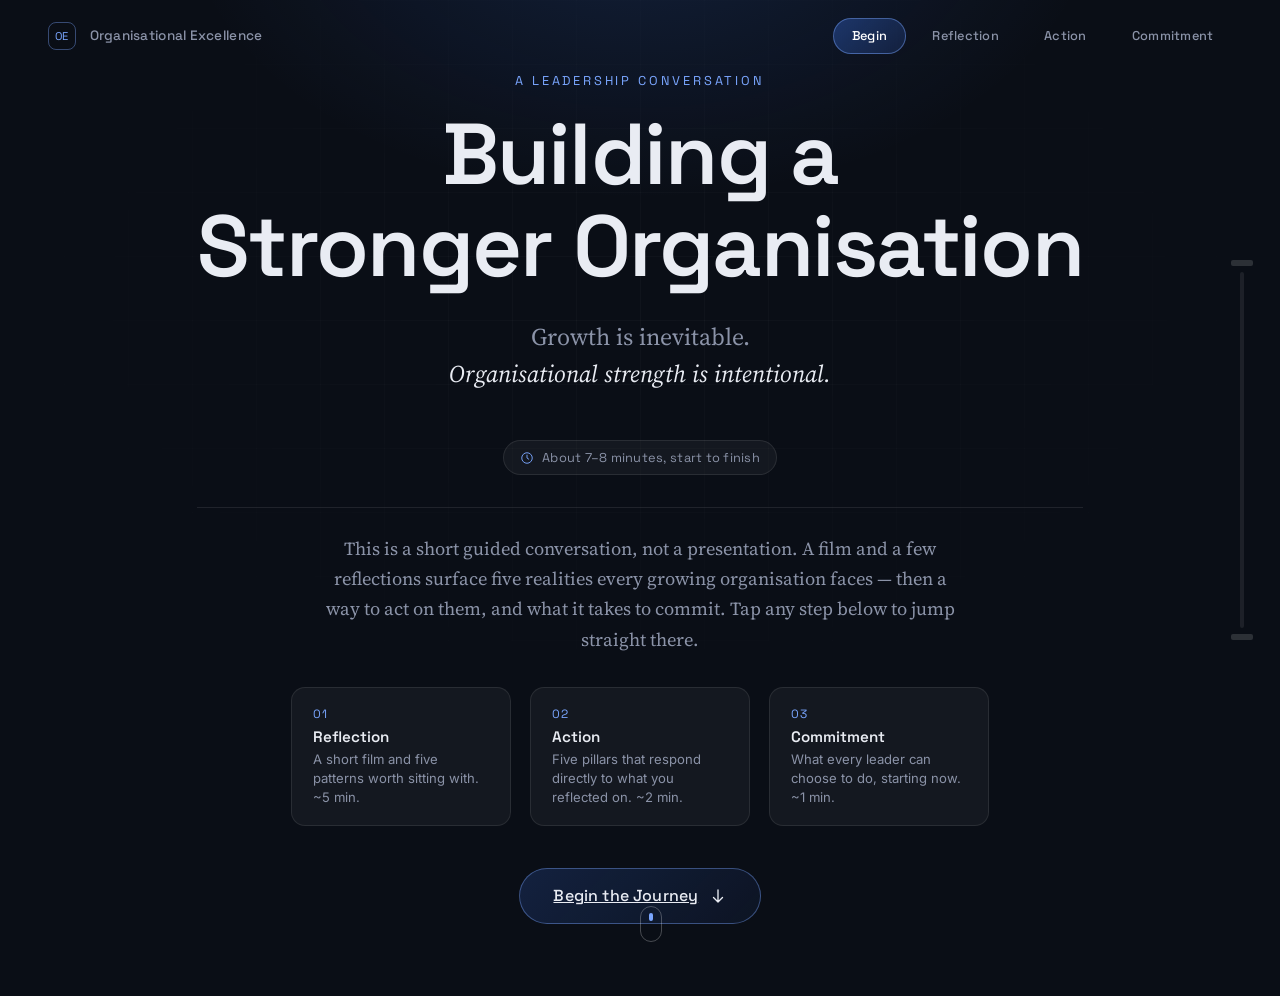
<file: index.html>
<!DOCTYPE html>
<html lang="en">
<head>
<meta charset="UTF-8">
<meta name="viewport" content="width=device-width, initial-scale=1.0">
<title>Organisational Excellence — An Interactive Leadership Conversation</title>
<meta name="description" content="Growth is inevitable. Organisational strength is intentional.">

<link rel="preconnect" href="https://fonts.googleapis.com">
<link rel="preconnect" href="https://fonts.gstatic.com" crossorigin>
<link href="https://fonts.googleapis.com/css2?family=Space+Grotesk:wght@400;500;600;700&family=Source+Serif+4:ital,opsz,wght@0,8..60,400;1,8..60,400;1,8..60,500&family=Inter:wght@300;400;500;600;700&display=swap" rel="stylesheet">
<link rel="stylesheet" href="styles.css">
</head>
<body data-page="landing">

<div class="pillar-progress" aria-hidden="true">
  <div class="pillar-progress__capital"></div>
  <div class="pillar-progress__shaft"><div class="pillar-progress__fill"></div></div>
  <div class="pillar-progress__base"></div>
</div>

<nav class="nav" id="nav">
  <span class="nav__mark">OE</span>
  <span class="nav__title">Organisational Excellence</span>
  <div class="nav__pages">
    <a href="index.html" class="nav__page is-current">Begin</a>
    <a href="reflect.html" class="nav__page">Reflection</a>
    <a href="action.html" class="nav__page">Action</a>
    <a href="action.html#commitments" class="nav__page">Commitment</a>
  </div>
</nav>

<main>
  <section class="section section--landing" id="landing">
    <div class="landing__bg" aria-hidden="true"></div>
    <div class="landing__content">
      <p class="eyebrow reveal">A Leadership Conversation</p>
      <h1 class="landing__title reveal">Building a<br>Stronger Organisation</h1>
      <p class="landing__subtitle reveal">
        Growth is inevitable.<br><em>Organisational strength is intentional.</em>
      </p>

      <div class="landing__meta reveal">
        <svg width="14" height="14" viewBox="0 0 24 24" fill="none"><circle cx="12" cy="12" r="9" stroke="currentColor" stroke-width="1.6"/><path d="M12 7v5l3 2" stroke="currentColor" stroke-width="1.6" stroke-linecap="round"/></svg>
        <span>About 7&ndash;8 minutes, start to finish</span>
      </div>

      <div class="landing__explainer reveal">
        <p class="landing__explainer-text">
          This is a short guided conversation, not a presentation. A film and a few
          reflections surface five realities every growing organisation faces —
          then a way to act on them, and what it takes to commit.
          Tap any step below to jump straight there.
        </p>
        <div class="landing__steps">
          <a class="landing__step" href="reflect.html">
            <span class="landing__step-num">01</span>
            <span class="landing__step-title">Reflection</span>
            <span class="landing__step-desc">A short film and five patterns worth sitting with. ~5 min.</span>
          </a>
          <a class="landing__step" href="action.html">
            <span class="landing__step-num">02</span>
            <span class="landing__step-title">Action</span>
            <span class="landing__step-desc">Five pillars that respond directly to what you reflected on. ~2 min.</span>
          </a>
          <a class="landing__step" href="action.html#commitments">
            <span class="landing__step-num">03</span>
            <span class="landing__step-title">Commitment</span>
            <span class="landing__step-desc">What every leader can choose to do, starting now. ~1 min.</span>
          </a>
        </div>
      </div>

      <a class="btn btn--primary reveal" href="reflect.html" id="beginBtn">
        <span>Begin the Journey</span>
        <svg width="18" height="18" viewBox="0 0 24 24" fill="none"><path d="M12 4v16m0 0l-6-6m6 6l6-6" stroke="currentColor" stroke-width="1.8" stroke-linecap="round" stroke-linejoin="round"/></svg>
      </a>
    </div>
    <div class="landing__scrollcue reveal" aria-hidden="true"><span></span></div>
  </section>
</main>

<script src="script.js"></script>
</body>
</html>
</file>
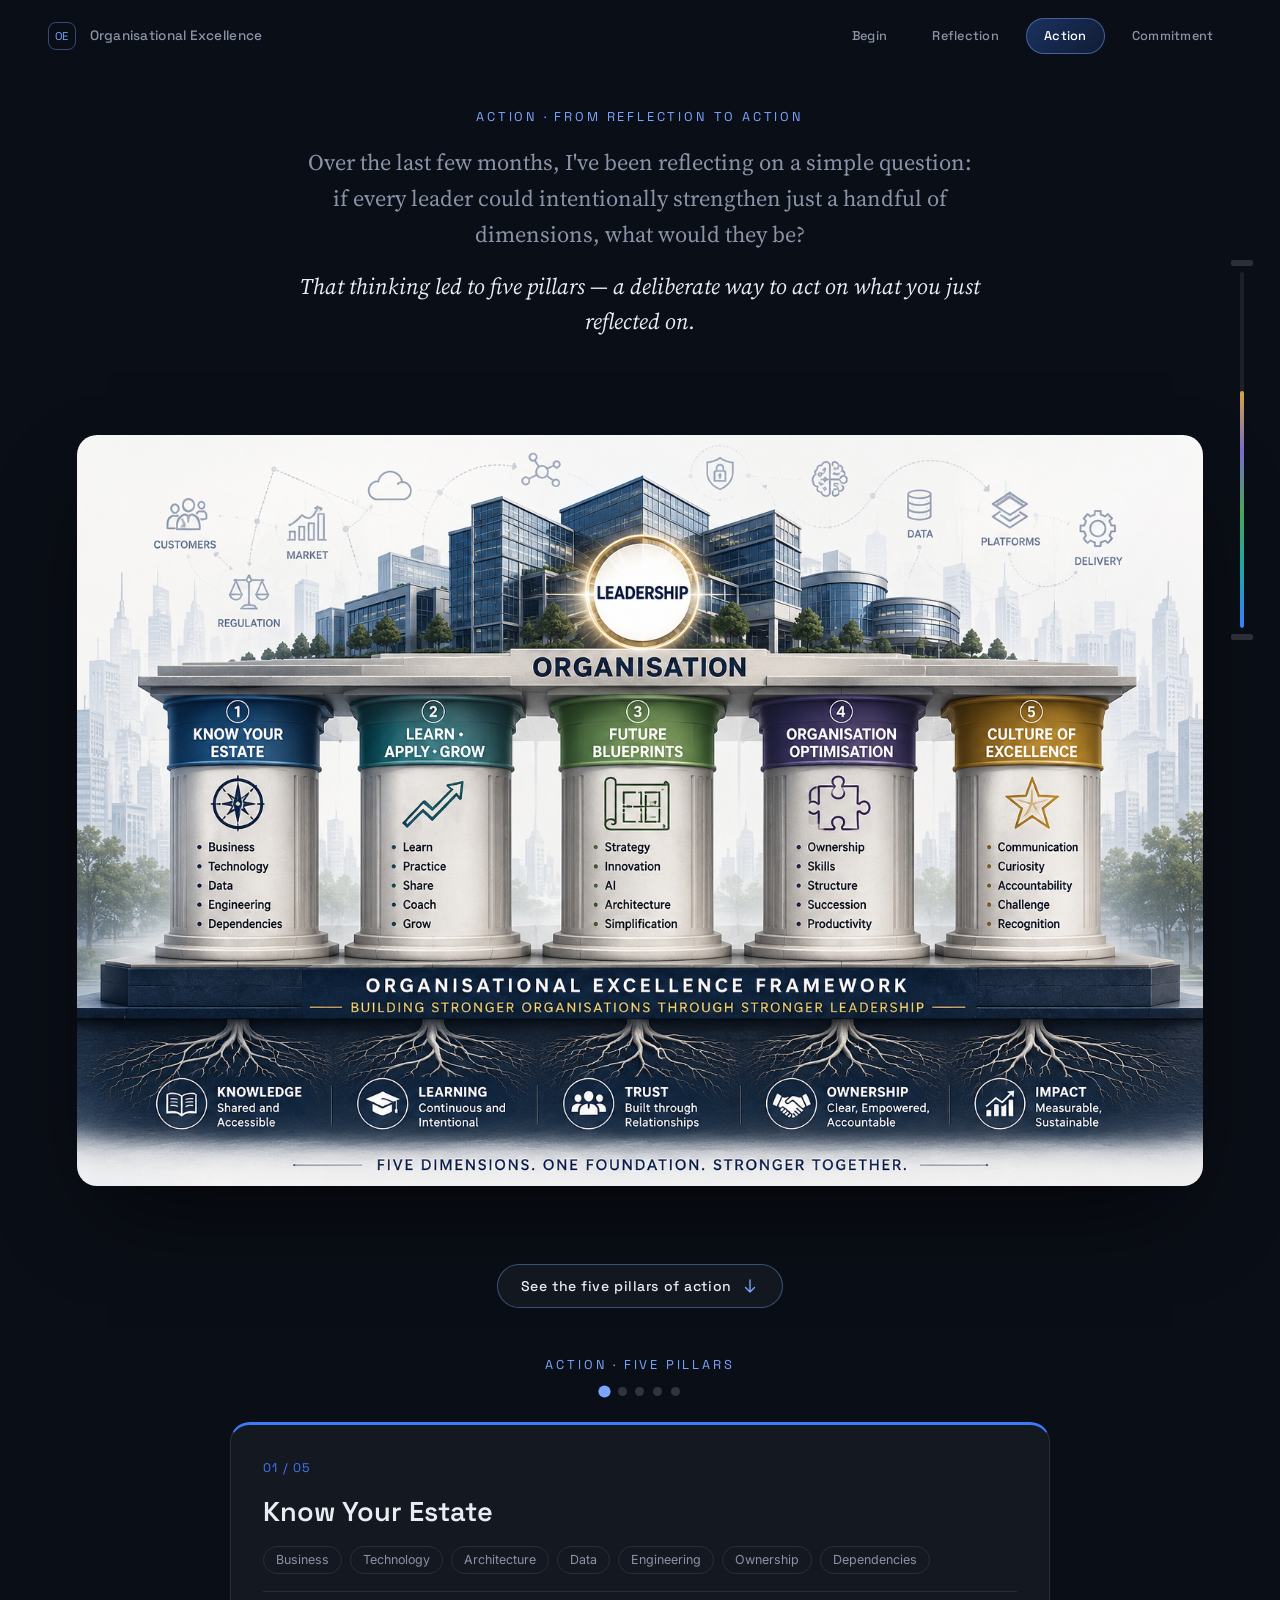
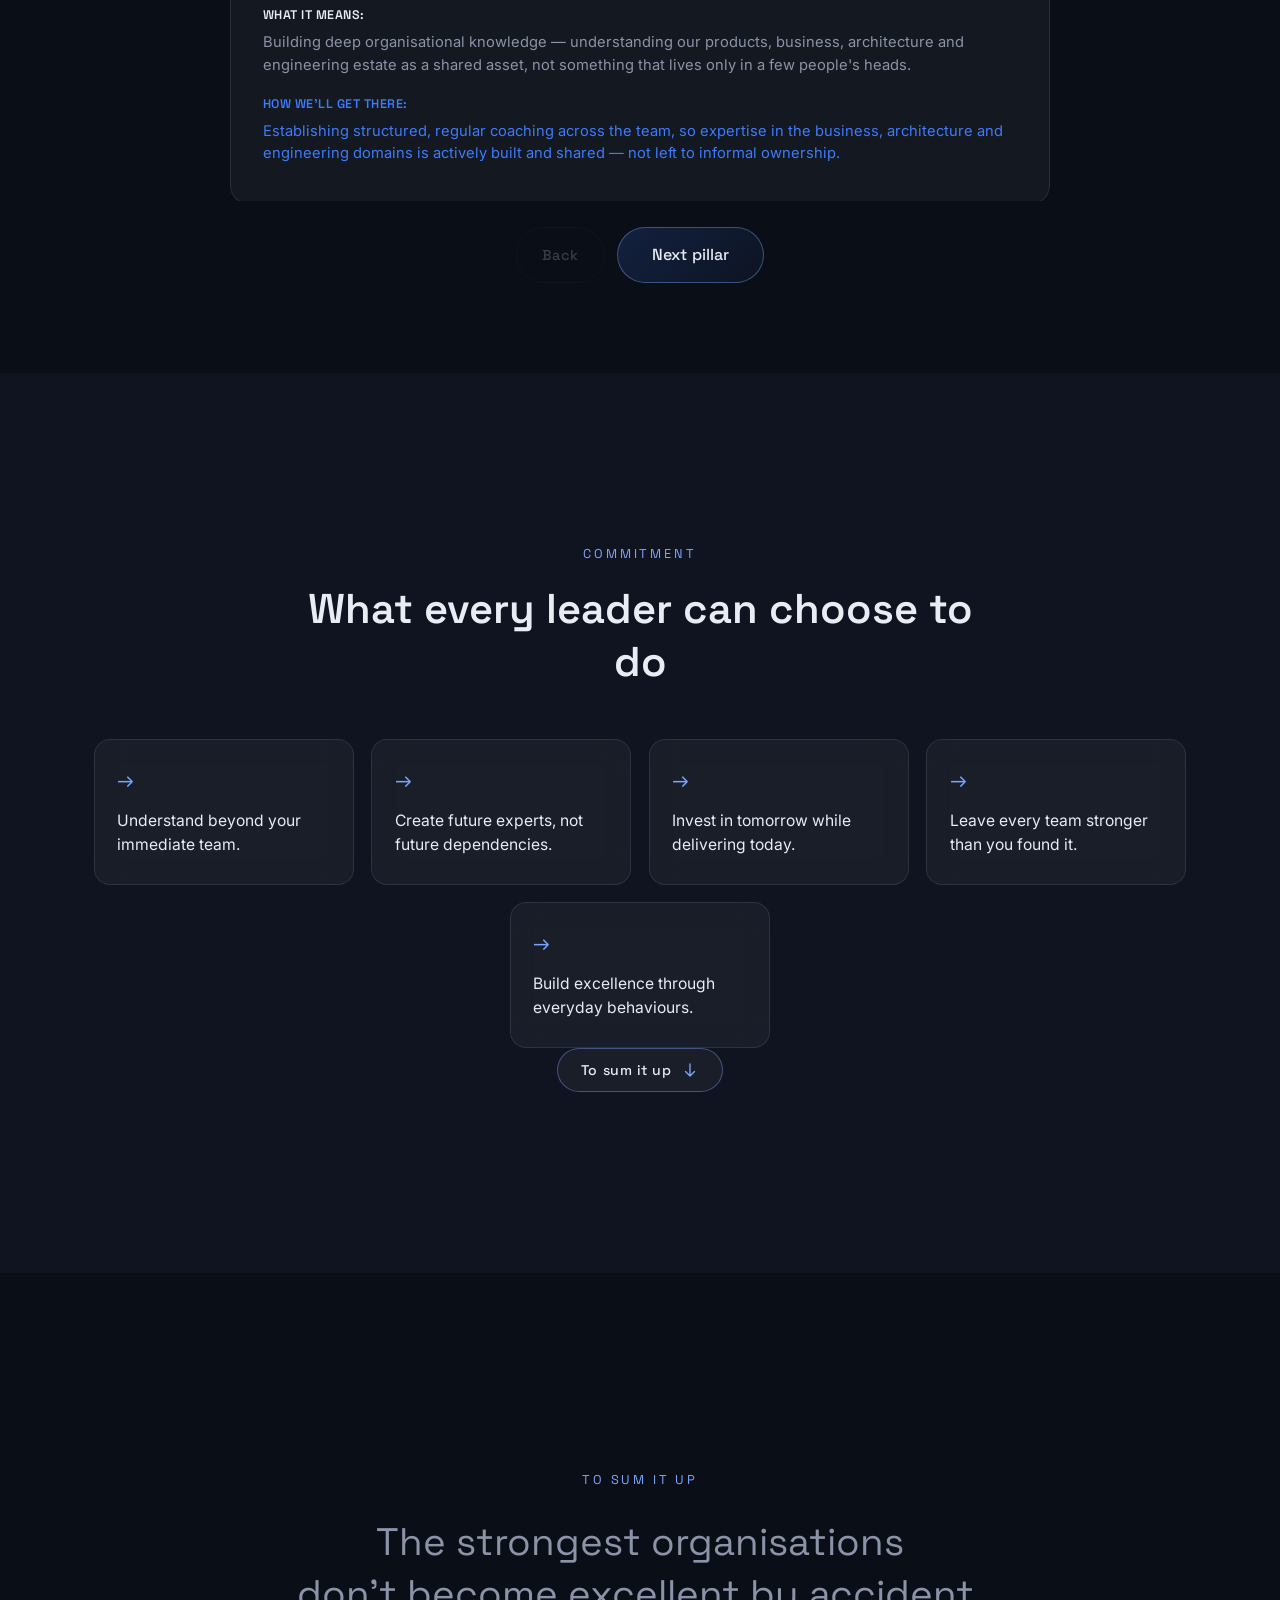
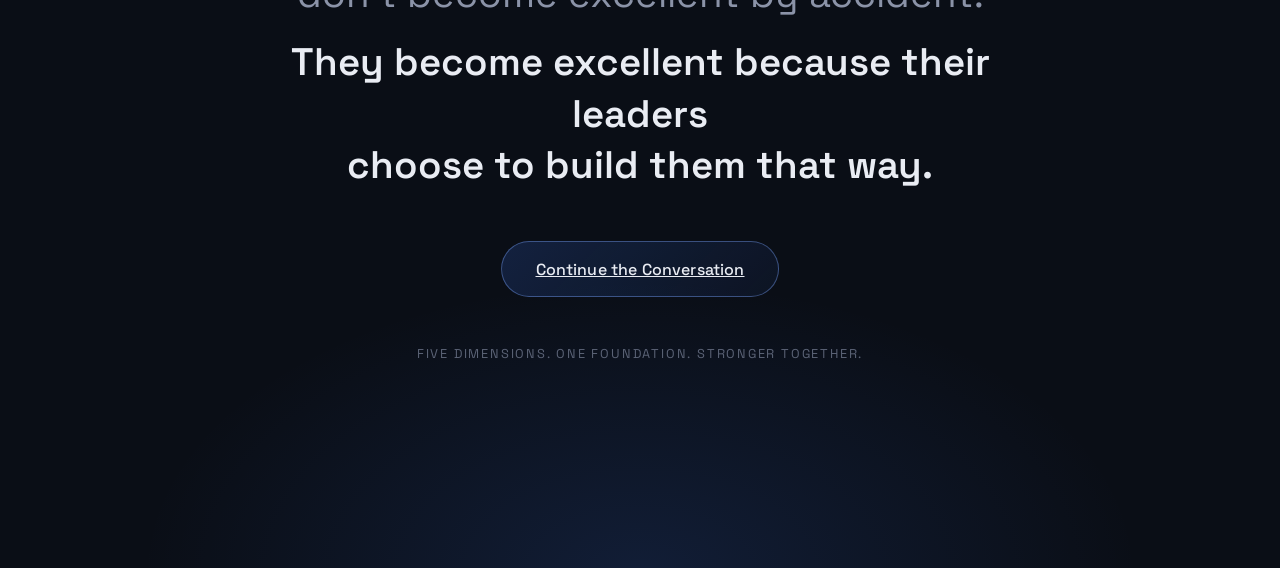
<file: action.html>
<!DOCTYPE html>
<html lang="en">
<head>
<meta charset="UTF-8">
<meta name="viewport" content="width=device-width, initial-scale=1.0">
<title>Action — Organisational Excellence</title>
<meta name="description" content="From reflection to action: five pillars for navigating organisational complexity, explained one at a time.">

<link rel="preconnect" href="https://fonts.googleapis.com">
<link rel="preconnect" href="https://fonts.gstatic.com" crossorigin>
<link href="https://fonts.googleapis.com/css2?family=Space+Grotesk:wght@400;500;600;700&family=Source+Serif+4:ital,opsz,wght@0,8..60,400;1,8..60,400;1,8..60,500&family=Inter:wght@300;400;500;600;700&display=swap" rel="stylesheet">
<link rel="stylesheet" href="styles.css">
</head>
<body data-page="action">

<div class="pillar-progress" aria-hidden="true">
  <div class="pillar-progress__capital"></div>
  <div class="pillar-progress__shaft"><div class="pillar-progress__fill"></div></div>
  <div class="pillar-progress__base"></div>
</div>

<nav class="nav" id="nav">
  <span class="nav__mark">OE</span>
  <span class="nav__title">Organisational Excellence</span>
  <div class="nav__pages">
    <a href="index.html" class="nav__page">Begin</a>
    <a href="reflect.html" class="nav__page">Reflection</a>
    <a href="action.html" class="nav__page is-current">Action</a>
    <a href="action.html#commitments" class="nav__page">Commitment</a>
  </div>
</nav>

<main>

  <!-- ============================================================
       ACTION (was: framework / navigation)
       ============================================================ -->
  <section class="section section--framework" id="action">

    <div class="framework__intro reveal">
      <p class="eyebrow">Action &middot; From Reflection to Action</p>
      <p class="framework__intro-text">
        Over the last few months, I've been reflecting on a simple question:
        if every leader could intentionally strengthen just a handful of dimensions,
        what would they be?
      </p>
      <p class="framework__intro-text framework__intro-text--emphasis">
        That thinking led to five pillars — a deliberate way to act on what you just reflected on.
      </p>
    </div>

    <div class="framework__image-wrap reveal">
      <div class="framework__glow" aria-hidden="true"></div>
      <img src="assets/framework.png" alt="Five pillars for organisational excellence — Know Your Estate, Learn Apply Grow, Future Blueprints, Organisation Optimisation, Culture of Excellence — supporting Leadership and Organisation, rooted in Knowledge, Learning, Trust, Ownership and Impact." class="framework__image">
    </div>

    <button class="scroll-cue reveal" id="pillarScrollCue" type="button">
      <span>See the five pillars of action</span>
      <svg width="18" height="18" viewBox="0 0 24 24" fill="none"><path d="M12 4v16m0 0l-6-6m6 6l6-6" stroke="currentColor" stroke-width="1.8" stroke-linecap="round" stroke-linejoin="round"/></svg>
    </button>

    <div class="pillar-stepper reveal" id="pillarStepper">
      <div class="pillar-stepper__head">
        <p class="eyebrow" style="margin:0">Action &middot; Five Pillars</p>
        <div class="pillar-stepper__dots" id="pillarDots">
          <button class="pdot" data-pillar-index="0" aria-label="Pillar 1"></button>
          <button class="pdot" data-pillar-index="1" aria-label="Pillar 2"></button>
          <button class="pdot" data-pillar-index="2" aria-label="Pillar 3"></button>
          <button class="pdot" data-pillar-index="3" aria-label="Pillar 4"></button>
          <button class="pdot" data-pillar-index="4" aria-label="Pillar 5"></button>
        </div>
      </div>

      <div class="pillar-panel" id="pillarPanel">
        <div class="pillar-track" id="pillarTrack">

          <div class="pcard" data-pillar="1" style="--p-accent:#3e7bfa">
            <span class="pcard__index">01 / 05</span>
            <h3 class="pcard__title">Know Your Estate</h3>
            <p class="pcard__match" data-match-for="1">You reflected on this — organisational growth &amp; complexity</p>
            <ul class="pcard__tags">
              <li>Business</li><li>Technology</li><li>Architecture</li><li>Data</li><li>Engineering</li><li>Ownership</li><li>Dependencies</li>
            </ul>
            <p class="pcard__meaning"><strong>What it means:</strong> Building deep organisational knowledge — understanding our products, business, architecture and engineering estate as a shared asset, not something that lives only in a few people's heads.</p>
            <p class="pcard__hint"><strong>How we'll get there:</strong> Establishing structured, regular coaching across the team, so expertise in the business, architecture and engineering domains is actively built and shared — not left to informal ownership.</p>
          </div>

          <div class="pcard" data-pillar="2" style="--p-accent:#1fa6a6">
            <span class="pcard__index">02 / 05</span>
            <h3 class="pcard__title">Learn &bull; Apply &bull; Grow</h3>
            <p class="pcard__match" data-match-for="2">You reflected on this — continuous evolution</p>
            <ul class="pcard__tags">
              <li>Curiosity</li><li>Learning</li><li>Practice</li><li>Sharing</li><li>Coaching</li><li>Expertise</li><li>Growth</li>
            </ul>
            <p class="pcard__meaning"><strong>What it means:</strong> Learning new skills in direct response to what our projects demand — for example Data and AI — so the organisation builds the expertise it actually needs.</p>
            <p class="pcard__hint"><strong>How we'll get there:</strong> Actively encouraging people toward new skills and new project exposure, and ensuring projects allow proper time for that learning rather than treating it as an afterthought.</p>
          </div>

          <div class="pcard" data-pillar="3" style="--p-accent:#4fa35c">
            <span class="pcard__index">03 / 05</span>
            <h3 class="pcard__title">Future Blueprints</h3>
            <p class="pcard__match" data-match-for="3">You reflected on this — building tomorrow</p>
            <ul class="pcard__tags">
              <li>Vision</li><li>Innovation</li><li>AI</li><li>Simplification</li><li>Modernisation</li><li>Strategy</li>
            </ul>
            <p class="pcard__meaning"><strong>What it means:</strong> Defining the technology and operational blueprints for the organisation's future state — a clear, shared picture of where architecture and operations are heading.</p>
            <p class="pcard__hint"><strong>How we'll get there:</strong> Our architecture team spending time with Propositions, Business Operations and other stakeholders to co-create these blueprint drafts, rather than defining them in isolation.</p>
          </div>

          <div class="pcard" data-pillar="4" style="--p-accent:#7a6bc7">
            <span class="pcard__index">04 / 05</span>
            <h3 class="pcard__title">Organisation Optimisation</h3>
            <p class="pcard__match" data-match-for="4">You reflected on this — understanding the organisation</p>
            <ul class="pcard__tags">
              <li>Ownership</li><li>Capability</li><li>Capacity</li><li>Resilience</li><li>Succession</li><li>Balance</li>
            </ul>
            <p class="pcard__meaning"><strong>What it means:</strong> Clear roles and responsibilities, with skills and capability optimally distributed across every discipline, so no single area is overloaded or under-resourced.</p>
            <p class="pcard__hint"><strong>How we'll get there:</strong> Regularly reviewing role clarity and skill distribution across the organisation, rebalancing capacity where needed and planning succession deliberately rather than leaving it to chance.</p>
          </div>

          <div class="pcard" data-pillar="5" style="--p-accent:#d6a544">
            <span class="pcard__index">05 / 05</span>
            <h3 class="pcard__title">Culture of Excellence</h3>
            <p class="pcard__match" data-match-for="5">You reflected on this — organisation &amp; culture</p>
            <ul class="pcard__tags">
              <li>Communication</li><li>Challenge</li><li>Trust</li><li>Leadership</li><li>Recognition</li><li>Accountability</li>
            </ul>
            <p class="pcard__meaning"><strong>What it means:</strong> Trust, constructive challenge and recognition, practised daily as part of how the organisation works — not values printed on a poster.</p>
            <p class="pcard__hint"><strong>How we'll get there:</strong> Making constructive challenge a normal part of everyday conversations, and consistently recognising the behaviours that reflect the culture we want.</p>
          </div>

        </div>
      </div>

      <div class="pillar-panel__nav">
        <button class="btn btn--ghost" id="pillarPrev" disabled>Back</button>
        <button class="btn btn--primary" id="pillarNext">Next pillar</button>
      </div>
    </div>
  </section>

  <!-- ============================================================
       COMMITMENT
       ============================================================ -->
  <section class="section section--commitments" id="commitments">
    <p class="eyebrow reveal">Commitment</p>
    <h2 class="commitments__title reveal">What every leader can choose to do</h2>
    <div class="commit-track">
      <div class="commit-card reveal"><span class="commit-card__mark">&rarr;</span><p>Understand beyond your immediate team.</p></div>
      <div class="commit-card reveal"><span class="commit-card__mark">&rarr;</span><p>Create future experts, not future dependencies.</p></div>
      <div class="commit-card reveal"><span class="commit-card__mark">&rarr;</span><p>Invest in tomorrow while delivering today.</p></div>
      <div class="commit-card reveal"><span class="commit-card__mark">&rarr;</span><p>Leave every team stronger than you found it.</p></div>
      <div class="commit-card reveal"><span class="commit-card__mark">&rarr;</span><p>Build excellence through everyday behaviours.</p></div>
    </div>

    <button class="scroll-cue reveal" id="closingScrollCue" type="button">
      <span>To sum it up</span>
      <svg width="18" height="18" viewBox="0 0 24 24" fill="none"><path d="M12 4v16m0 0l-6-6m6 6l6-6" stroke="currentColor" stroke-width="1.8" stroke-linecap="round" stroke-linejoin="round"/></svg>
    </button>
  </section>

  <!-- ============================================================
       CLOSING
       ============================================================ -->
  <section class="section section--closing" id="closing">
    <p class="eyebrow reveal">To Sum It Up</p>
    <p class="closing__text reveal">The strongest organisations<br>don't become excellent by accident.</p>
    <p class="closing__text closing__text--emphasis reveal">They become excellent because their leaders<br>choose to build them that way.</p>
    <a class="btn btn--primary reveal" href="index.html" id="continueBtn"><span>Continue the Conversation</span></a>
    <p class="closing__foot reveal">Five dimensions. One foundation. Stronger together.</p>
  </section>

</main>

<script src="script.js"></script>
</body>
</html>
</file>
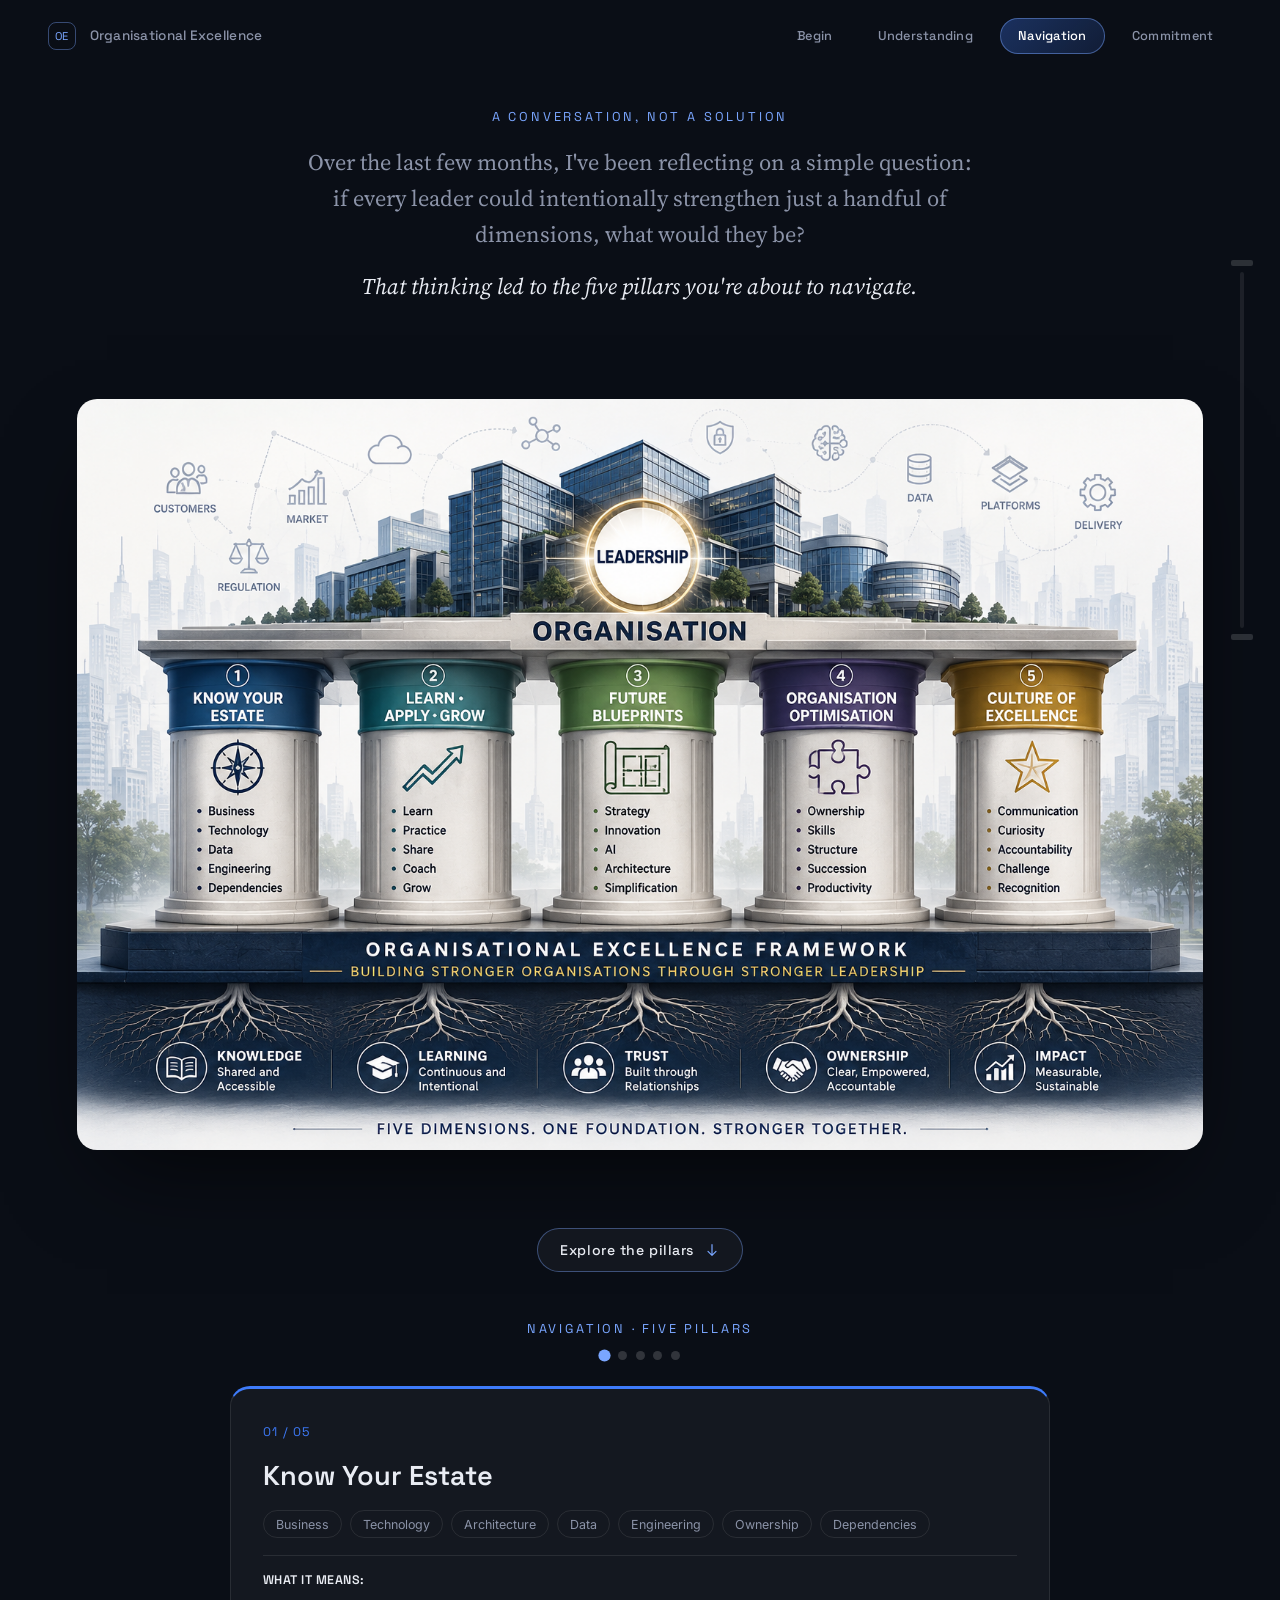
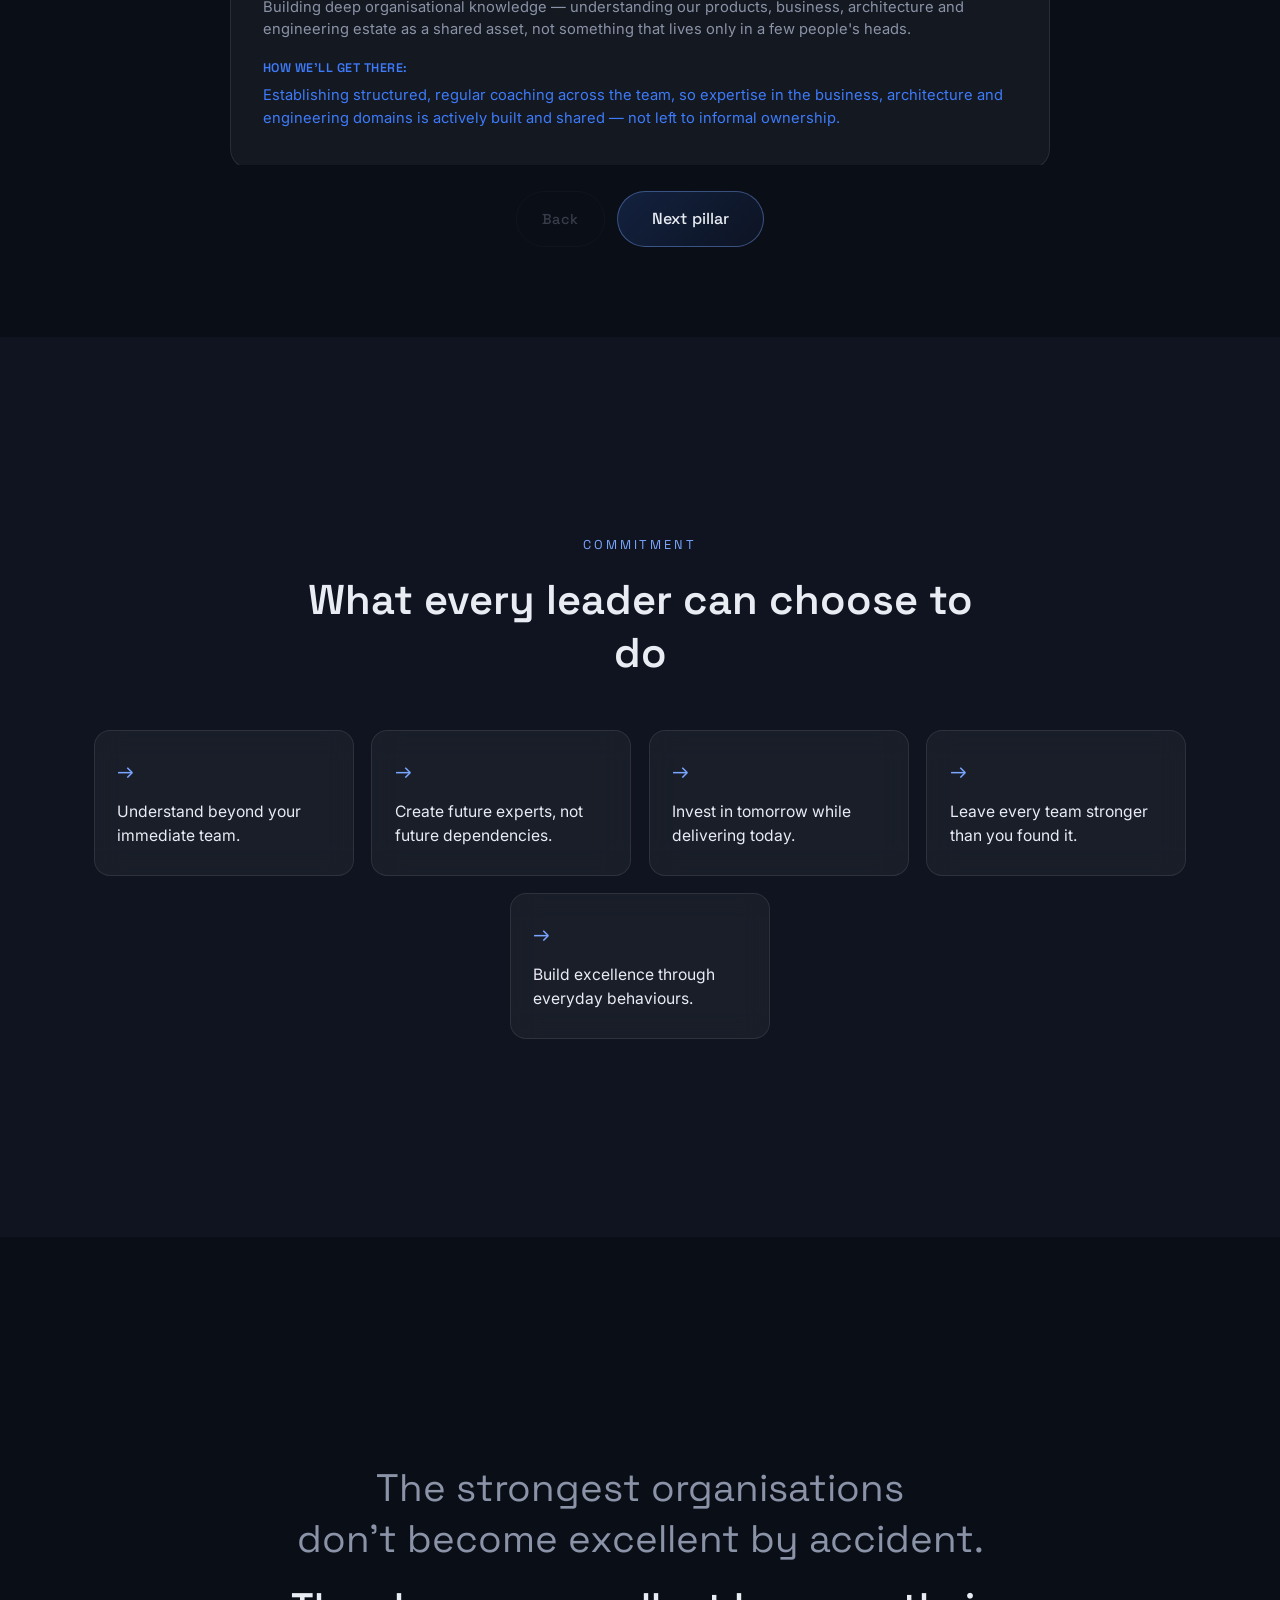
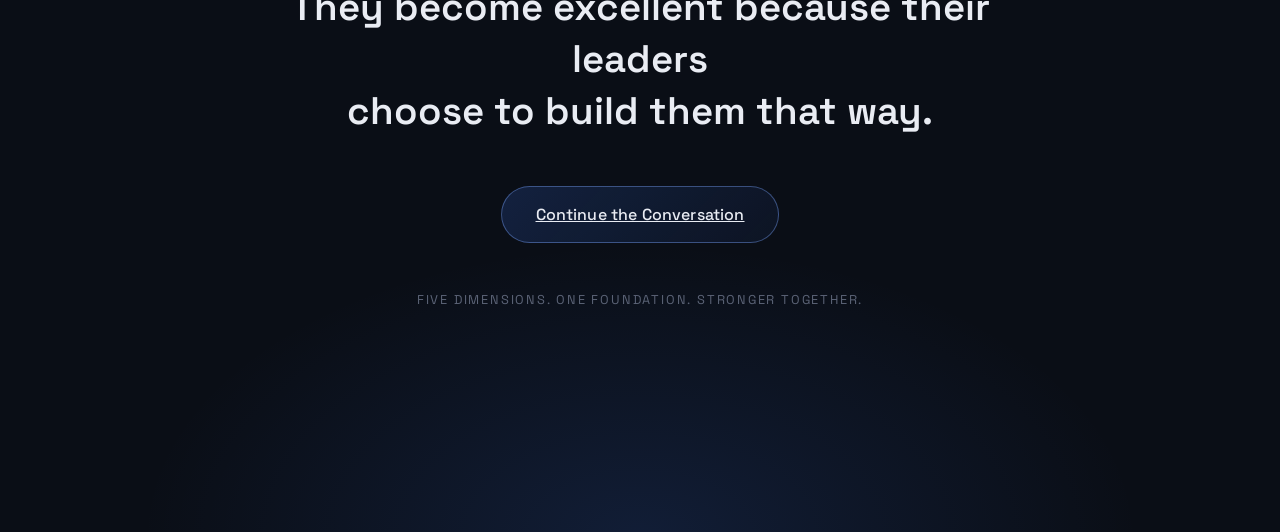
<file: navigation.html>
<!DOCTYPE html>
<html lang="en">
<head>
<meta charset="UTF-8">
<meta name="viewport" content="width=device-width, initial-scale=1.0">
<title>Navigation — Organisational Excellence</title>
<meta name="description" content="Five pillars for navigating organisational complexity, explained one at a time.">

<link rel="preconnect" href="https://fonts.googleapis.com">
<link rel="preconnect" href="https://fonts.gstatic.com" crossorigin>
<link href="https://fonts.googleapis.com/css2?family=Space+Grotesk:wght@400;500;600;700&family=Source+Serif+4:ital,opsz,wght@0,8..60,400;1,8..60,400;1,8..60,500&family=Inter:wght@300;400;500;600;700&display=swap" rel="stylesheet">
<link rel="stylesheet" href="styles.css">
</head>
<body data-page="navigation">

<div class="pillar-progress" aria-hidden="true">
  <div class="pillar-progress__capital"></div>
  <div class="pillar-progress__shaft"><div class="pillar-progress__fill"></div></div>
  <div class="pillar-progress__base"></div>
</div>

<nav class="nav" id="nav">
  <span class="nav__mark">OE</span>
  <span class="nav__title">Organisational Excellence</span>
  <div class="nav__pages">
    <a href="index.html" class="nav__page">Begin</a>
    <a href="reflect.html" class="nav__page">Understanding</a>
    <a href="navigation.html" class="nav__page is-current">Navigation</a>
    <a href="navigation.html#commitments" class="nav__page">Commitment</a>
  </div>
</nav>

<main>

  <!-- ============================================================
       NAVIGATION (was: framework)
       ============================================================ -->
  <section class="section section--framework" id="navigation">

    <div class="framework__intro reveal">
      <p class="eyebrow">A Conversation, Not a Solution</p>
      <p class="framework__intro-text">
        Over the last few months, I've been reflecting on a simple question:
        if every leader could intentionally strengthen just a handful of dimensions,
        what would they be?
      </p>
      <p class="framework__intro-text framework__intro-text--emphasis">
        That thinking led to the five pillars you're about to navigate.
      </p>
    </div>

    <div class="framework__image-wrap reveal">
      <div class="framework__glow" aria-hidden="true"></div>
      <img src="assets/framework.png" alt="Five pillars for organisational excellence — Know Your Estate, Learn Apply Grow, Future Blueprints, Organisation Optimisation, Culture of Excellence — supporting Leadership and Organisation, rooted in Knowledge, Learning, Trust, Ownership and Impact." class="framework__image">
    </div>

    <div class="scroll-cue reveal" id="pillarScrollCue">
      <span>Explore the pillars</span>
      <svg width="16" height="16" viewBox="0 0 24 24" fill="none"><path d="M12 4v16m0 0l-6-6m6 6l6-6" stroke="currentColor" stroke-width="1.8" stroke-linecap="round" stroke-linejoin="round"/></svg>
    </div>

    <div class="pillar-stepper reveal" id="pillarStepper">
      <div class="pillar-stepper__head">
        <p class="eyebrow" style="margin:0">Navigation &middot; Five Pillars</p>
        <div class="pillar-stepper__dots" id="pillarDots">
          <button class="pdot" data-pillar-index="0" aria-label="Pillar 1"></button>
          <button class="pdot" data-pillar-index="1" aria-label="Pillar 2"></button>
          <button class="pdot" data-pillar-index="2" aria-label="Pillar 3"></button>
          <button class="pdot" data-pillar-index="3" aria-label="Pillar 4"></button>
          <button class="pdot" data-pillar-index="4" aria-label="Pillar 5"></button>
        </div>
      </div>

      <div class="pillar-panel" id="pillarPanel">
        <div class="pillar-track" id="pillarTrack">

          <div class="pcard" data-pillar="1" style="--p-accent:#3e7bfa">
            <span class="pcard__index">01 / 05</span>
            <h3 class="pcard__title">Know Your Estate</h3>
            <p class="pcard__match" data-match-for="1">You reflected on this — organisational growth &amp; complexity</p>
            <ul class="pcard__tags">
              <li>Business</li><li>Technology</li><li>Architecture</li><li>Data</li><li>Engineering</li><li>Ownership</li><li>Dependencies</li>
            </ul>
            <p class="pcard__meaning"><strong>What it means:</strong> Building deep organisational knowledge — understanding our products, business, architecture and engineering estate as a shared asset, not something that lives only in a few people's heads.</p>
            <p class="pcard__hint"><strong>How we'll get there:</strong> Establishing structured, regular coaching across the team, so expertise in the business, architecture and engineering domains is actively built and shared — not left to informal ownership.</p>
          </div>

          <div class="pcard" data-pillar="2" style="--p-accent:#1fa6a6">
            <span class="pcard__index">02 / 05</span>
            <h3 class="pcard__title">Learn &bull; Apply &bull; Grow</h3>
            <p class="pcard__match" data-match-for="2">You reflected on this — continuous evolution</p>
            <ul class="pcard__tags">
              <li>Curiosity</li><li>Learning</li><li>Practice</li><li>Sharing</li><li>Coaching</li><li>Expertise</li><li>Growth</li>
            </ul>
            <p class="pcard__meaning"><strong>What it means:</strong> Learning new skills in direct response to what our projects demand — for example Data and AI — so the organisation builds the expertise it actually needs.</p>
            <p class="pcard__hint"><strong>How we'll get there:</strong> Actively encouraging people toward new skills and new project exposure, and ensuring projects allow proper time for that learning rather than treating it as an afterthought.</p>
          </div>

          <div class="pcard" data-pillar="3" style="--p-accent:#4fa35c">
            <span class="pcard__index">03 / 05</span>
            <h3 class="pcard__title">Future Blueprints</h3>
            <p class="pcard__match" data-match-for="3">You reflected on this — building tomorrow</p>
            <ul class="pcard__tags">
              <li>Vision</li><li>Innovation</li><li>AI</li><li>Simplification</li><li>Modernisation</li><li>Strategy</li>
            </ul>
            <p class="pcard__meaning"><strong>What it means:</strong> Defining the technology and operational blueprints for the organisation's future state — a clear, shared picture of where architecture and operations are heading.</p>
            <p class="pcard__hint"><strong>How we'll get there:</strong> Our architecture team spending time with Propositions, Business Operations and other stakeholders to co-create these blueprint drafts, rather than defining them in isolation.</p>
          </div>

          <div class="pcard" data-pillar="4" style="--p-accent:#7a6bc7">
            <span class="pcard__index">04 / 05</span>
            <h3 class="pcard__title">Organisation Optimisation</h3>
            <p class="pcard__match" data-match-for="4">You reflected on this — understanding the organisation</p>
            <ul class="pcard__tags">
              <li>Ownership</li><li>Capability</li><li>Capacity</li><li>Resilience</li><li>Succession</li><li>Balance</li>
            </ul>
            <p class="pcard__meaning"><strong>What it means:</strong> Clear roles and responsibilities, with skills and capability optimally distributed across every discipline, so no single area is overloaded or under-resourced.</p>
            <p class="pcard__hint"><strong>How we'll get there:</strong> Regularly reviewing role clarity and skill distribution across the organisation, rebalancing capacity where needed and planning succession deliberately rather than leaving it to chance.</p>
          </div>

          <div class="pcard" data-pillar="5" style="--p-accent:#d6a544">
            <span class="pcard__index">05 / 05</span>
            <h3 class="pcard__title">Culture of Excellence</h3>
            <p class="pcard__match" data-match-for="5">You reflected on this — organisation &amp; culture</p>
            <ul class="pcard__tags">
              <li>Communication</li><li>Challenge</li><li>Trust</li><li>Leadership</li><li>Recognition</li><li>Accountability</li>
            </ul>
            <p class="pcard__meaning"><strong>What it means:</strong> Trust, constructive challenge and recognition, practised daily as part of how the organisation works — not values printed on a poster.</p>
            <p class="pcard__hint"><strong>How we'll get there:</strong> Making constructive challenge a normal part of everyday conversations, and consistently recognising the behaviours that reflect the culture we want.</p>
          </div>

        </div>
      </div>

      <div class="pillar-panel__nav">
        <button class="btn btn--ghost" id="pillarPrev" disabled>Back</button>
        <button class="btn btn--primary" id="pillarNext">Next pillar</button>
      </div>
    </div>
  </section>

  <!-- ============================================================
       COMMITMENT
       ============================================================ -->
  <section class="section section--commitments" id="commitments">
    <p class="eyebrow reveal">Commitment</p>
    <h2 class="commitments__title reveal">What every leader can choose to do</h2>
    <div class="commit-track">
      <div class="commit-card reveal"><span class="commit-card__mark">&rarr;</span><p>Understand beyond your immediate team.</p></div>
      <div class="commit-card reveal"><span class="commit-card__mark">&rarr;</span><p>Create future experts, not future dependencies.</p></div>
      <div class="commit-card reveal"><span class="commit-card__mark">&rarr;</span><p>Invest in tomorrow while delivering today.</p></div>
      <div class="commit-card reveal"><span class="commit-card__mark">&rarr;</span><p>Leave every team stronger than you found it.</p></div>
      <div class="commit-card reveal"><span class="commit-card__mark">&rarr;</span><p>Build excellence through everyday behaviours.</p></div>
    </div>
  </section>

  <!-- ============================================================
       CLOSING
       ============================================================ -->
  <section class="section section--closing" id="closing">
    <p class="closing__text reveal">The strongest organisations<br>don't become excellent by accident.</p>
    <p class="closing__text closing__text--emphasis reveal">They become excellent because their leaders<br>choose to build them that way.</p>
    <a class="btn btn--primary reveal" href="index.html" id="continueBtn"><span>Continue the Conversation</span></a>
    <p class="closing__foot reveal">Five dimensions. One foundation. Stronger together.</p>
  </section>

</main>

<script src="script.js"></script>
</body>
</html>
</file>
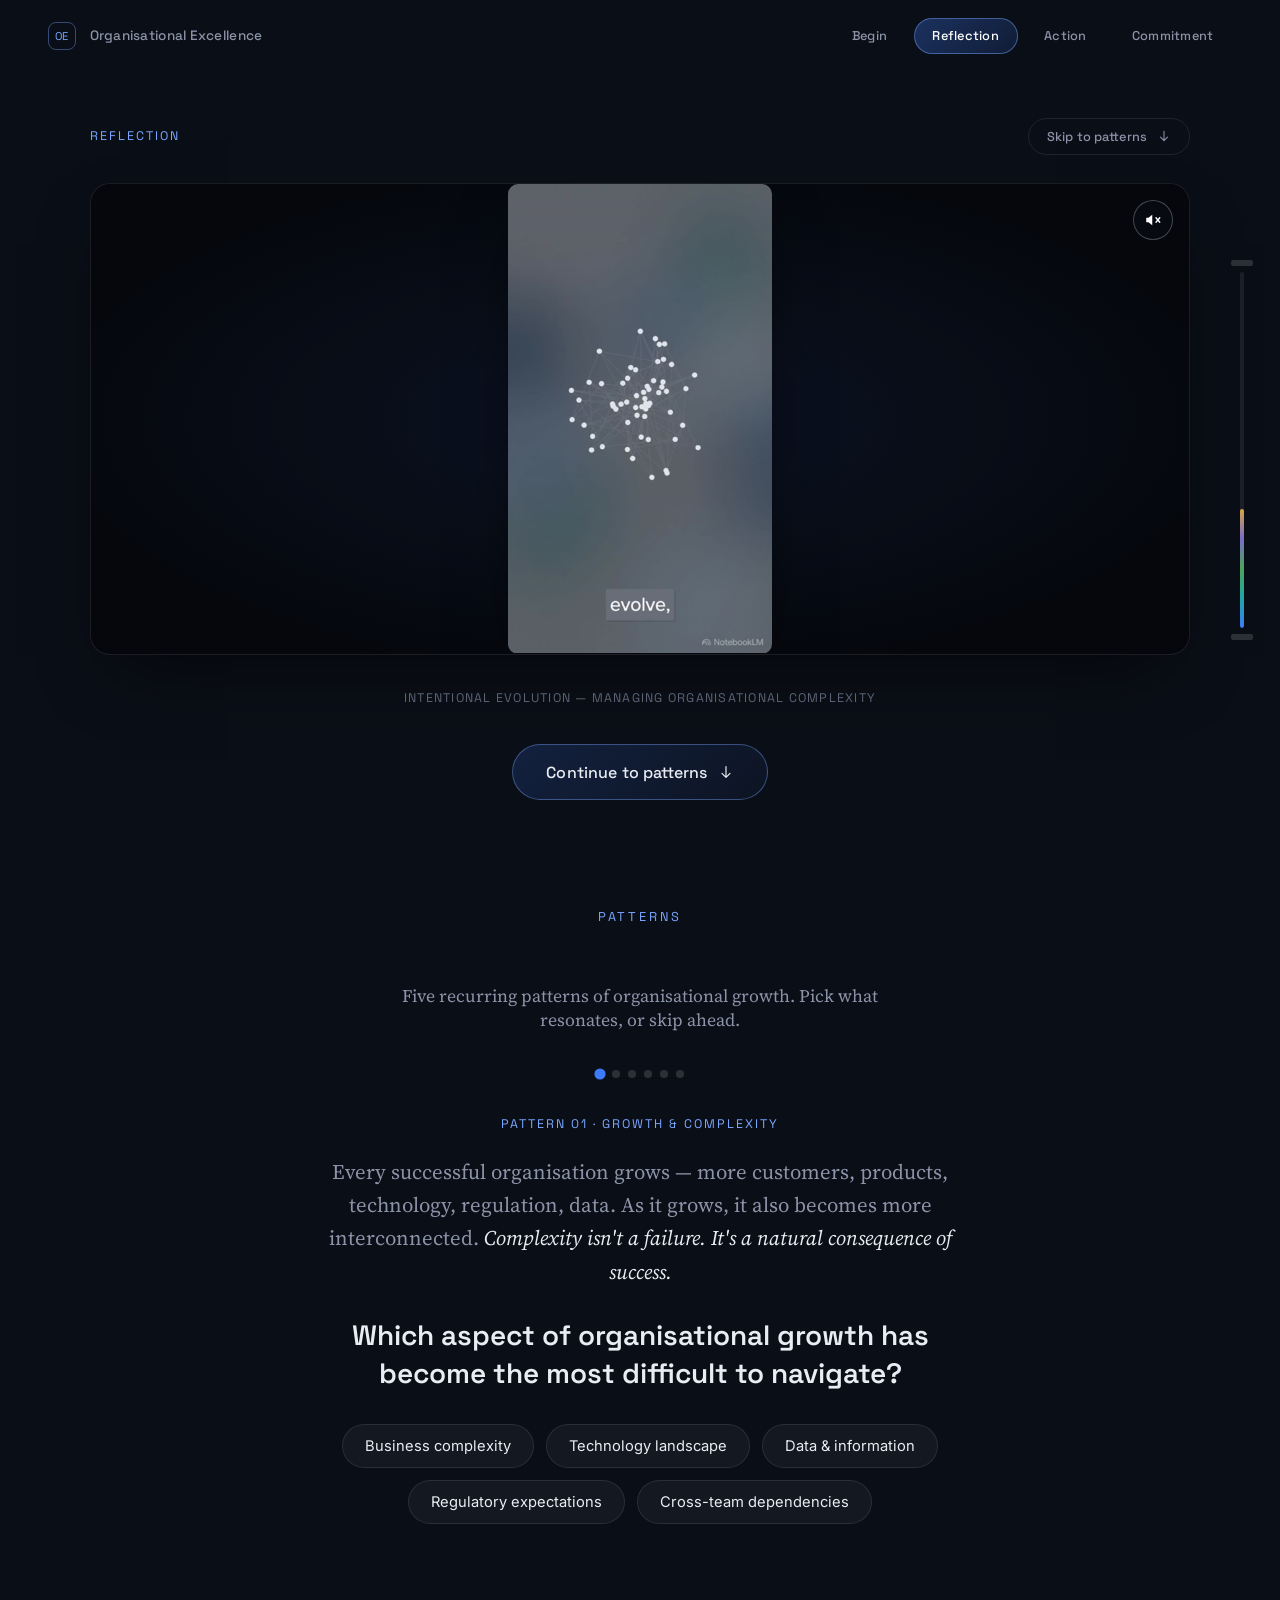
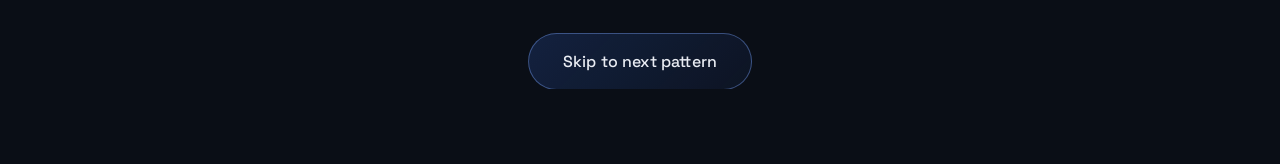
<file: reflect.html>
<!DOCTYPE html>
<html lang="en">
<head>
<meta charset="UTF-8">
<meta name="viewport" content="width=device-width, initial-scale=1.0">
<title>Reflection — Organisational Excellence</title>
<meta name="description" content="Watch a short film, or jump straight to five patterns every growing organisation faces.">

<link rel="preconnect" href="https://fonts.googleapis.com">
<link rel="preconnect" href="https://fonts.gstatic.com" crossorigin>
<link href="https://fonts.googleapis.com/css2?family=Space+Grotesk:wght@400;500;600;700&family=Source+Serif+4:ital,opsz,wght@0,8..60,400;1,8..60,400;1,8..60,500&family=Inter:wght@300;400;500;600;700&display=swap" rel="stylesheet">
<link rel="stylesheet" href="styles.css">
</head>
<body data-page="reflect">

<div class="pillar-progress" aria-hidden="true">
  <div class="pillar-progress__capital"></div>
  <div class="pillar-progress__shaft"><div class="pillar-progress__fill"></div></div>
  <div class="pillar-progress__base"></div>
</div>

<nav class="nav" id="nav">
  <span class="nav__mark">OE</span>
  <span class="nav__title">Organisational Excellence</span>
  <div class="nav__pages">
    <a href="index.html" class="nav__page">Begin</a>
    <a href="reflect.html" class="nav__page is-current">Reflection</a>
    <a href="action.html" class="nav__page">Action</a>
    <a href="action.html#commitments" class="nav__page">Commitment</a>
  </div>
</nav>

<main>

  <!-- ============================================================
       REFLECTION — the film. Tries to autoplay with sound; falls
       back to muted (browser policy) with an obvious tap-for-sound
       control. Wider, cinematic frame rather than a tall vertical one.
       ============================================================ -->
  <section class="section section--video" id="video-section">

    <div class="video__topbar reveal">
      <span class="video__eyebrow">Reflection</span>
      <button class="btn btn--ghost btn--small" id="toReflectBtn">
        <span>Skip to patterns</span>
        <svg width="14" height="14" viewBox="0 0 24 24" fill="none"><path d="M12 4v16m0 0l-6-6m6 6l6-6" stroke="currentColor" stroke-width="1.8" stroke-linecap="round" stroke-linejoin="round"/></svg>
      </button>
    </div>

    <div class="video__frame" id="videoFrame">
      <video id="introVideoBg" class="video__bg" src="assets/intro.mp4" muted loop playsinline preload="auto" aria-hidden="true" tabindex="-1"></video>
      <video id="introVideo" class="video__el" src="assets/intro.mp4" poster="assets/poster.jpg" autoplay playsinline preload="auto"></video>
      <button class="video__mutebtn" id="videoMuteBtn" aria-label="Turn sound off">
        <svg id="muteIconOff" width="18" height="18" viewBox="0 0 24 24" fill="none" style="display:none"><path d="M11 5 6 9H3v6h3l5 4V5z" fill="currentColor"/><line x1="16" y1="9" x2="21" y2="15" stroke="currentColor" stroke-width="1.8" stroke-linecap="round"/><line x1="21" y1="9" x2="16" y2="15" stroke="currentColor" stroke-width="1.8" stroke-linecap="round"/></svg>
        <svg id="muteIconOn" width="18" height="18" viewBox="0 0 24 24" fill="none"><path d="M11 5 6 9H3v6h3l5 4V5z" fill="currentColor"/><path d="M15.5 9a3.5 3.5 0 0 1 0 6" stroke="currentColor" stroke-width="1.8" stroke-linecap="round"/><path d="M17.5 6.5a7 7 0 0 1 0 11" stroke="currentColor" stroke-width="1.8" stroke-linecap="round"/></svg>
      </button>
    </div>
    <p class="video__caption reveal">Intentional Evolution — Managing Organisational Complexity</p>

    <button class="btn btn--primary video__continue reveal" id="toWizardBtn">
      <span>Continue to patterns</span>
      <svg width="16" height="16" viewBox="0 0 24 24" fill="none"><path d="M12 4v16m0 0l-6-6m6 6l6-6" stroke="currentColor" stroke-width="1.8" stroke-linecap="round" stroke-linejoin="round"/></svg>
    </button>
    <p class="auto-advance" id="videoAutoAdvance" hidden>
      <span id="videoAutoAdvanceText">Continuing to patterns in 6s</span>
      <button type="button" id="videoAutoAdvanceCancel">Stay here</button>
    </p>
  </section>

  <!-- ============================================================
       PATTERNS — five recurring realities, one at a time, in a
       horizontally swipeable carousel. A "Next pattern" control is
       always visible, whether or not an option is picked.
       ============================================================ -->
  <section class="section section--wizard" id="wizard">

    <p class="eyebrow reveal">Patterns</p>
    <p class="wizard__intro reveal">Five recurring patterns of organisational growth. Pick what resonates, or skip ahead.</p>

    <div class="wizard__progress" aria-hidden="true" id="wizardProgress">
      <span class="wizard__dot" data-dot="1"></span>
      <span class="wizard__dot" data-dot="2"></span>
      <span class="wizard__dot" data-dot="3"></span>
      <span class="wizard__dot" data-dot="4"></span>
      <span class="wizard__dot" data-dot="5"></span>
      <span class="wizard__dot" data-dot="6"></span>
    </div>

    <div class="wizard__stage" id="wizardStage">
      <div class="wizard-track" id="wizardTrack">

        <article class="wstep" data-step="1" data-pillar-match="1">
          <p class="wstep__eyebrow">Pattern 01 &middot; Growth &amp; Complexity</p>
          <p class="wstep__message">
            Every successful organisation grows — more customers, products, technology,
            regulation, data. As it grows, it also becomes more interconnected.
            <em>Complexity isn't a failure. It's a natural consequence of success.</em>
          </p>
          <h3 class="wstep__question">Which aspect of organisational growth has become the most difficult to navigate?</h3>
          <div class="wstep__options" data-group="1">
            <button class="wopt">Business complexity</button>
            <button class="wopt">Technology landscape</button>
            <button class="wopt">Data &amp; information</button>
            <button class="wopt">Regulatory expectations</button>
            <button class="wopt">Cross-team dependencies</button>
          </div>
          <p class="wstep__transition">Growth isn't the challenge. Understanding and managing complexity is.</p>
          <button class="btn btn--primary wstep__continue">Skip to next pattern</button>
        </article>

        <article class="wstep" data-step="2" data-pillar-match="4">
          <p class="wstep__eyebrow">Pattern 02 &middot; Understanding the Organisation</p>
          <p class="wstep__message">
            Knowledge gradually spreads across people, systems and teams. Ownership evolves.
            <em>The organisation becomes harder to understand than to work within.</em>
          </p>
          <h3 class="wstep__question">How quickly could a new leader become truly effective in your area?</h3>
          <div class="wstep__options" data-group="2">
            <button class="wopt">Less than 30 days</button>
            <button class="wopt">30&ndash;60 days</button>
            <button class="wopt">60&ndash;90 days</button>
            <button class="wopt">More than 90 days</button>
            <button class="wopt">It depends who they know</button>
          </div>
          <p class="wstep__followup">Where does critical knowledge live today — documents, or only people?</p>
          <p class="wstep__transition">The harder it is to understand, the more it depends on a few people to explain it.</p>
          <button class="btn btn--primary wstep__continue">Skip to next pattern</button>
        </article>

        <article class="wstep" data-step="3" data-pillar-match="2">
          <p class="wstep__eyebrow">Pattern 03 &middot; Continuous Evolution</p>
          <p class="wstep__message">
            The world keeps evolving — technology, AI, customer expectations, regulation.
            <em>Standing still quietly becomes moving backwards.</em>
          </p>
          <h3 class="wstep__question">How intentionally are we investing in our own growth?</h3>
          <div class="wstep__options" data-group="3">
            <button class="wopt">Very intentionally</button>
            <button class="wopt">Occasionally</button>
            <button class="wopt">Mostly when required</button>
            <button class="wopt">Rarely</button>
            <button class="wopt">Unsure</button>
          </div>
          <p class="wstep__transition">Tomorrow belongs to organisations that continue learning.</p>
          <button class="btn btn--primary wstep__continue">Skip to next pattern</button>
        </article>

        <article class="wstep" data-step="4" data-pillar-match="3">
          <p class="wstep__eyebrow">Pattern 04 &middot; Building Tomorrow</p>
          <p class="wstep__message">
            Delivery keeps organisations moving — but delivery alone doesn't create the future.
            <em>The future is shaped by people who simplify, challenge and make time to build it.</em>
          </p>
          <h3 class="wstep__question">Where does most of your leadership time go today?</h3>
          <div class="wstep__options" data-group="4">
            <button class="wopt">Operational delivery</button>
            <button class="wopt">Governance</button>
            <button class="wopt">People leadership</button>
            <button class="wopt">Strategic thinking</button>
            <button class="wopt">Future planning</button>
          </div>
          <p class="wstep__transition">Are we creating tomorrow — or simply responding to today?</p>
          <button class="btn btn--primary wstep__continue">Skip to next pattern</button>
        </article>

        <article class="wstep" data-step="5" data-pillar-match="5">
          <p class="wstep__eyebrow">Pattern 05 &middot; Organisation &amp; Culture</p>
          <p class="wstep__message">
            Growth changes organisations — and it changes people. Roles broaden.
            <em>Success starts to depend on ownership, communication, trust and culture.</em>
          </p>
          <h3 class="wstep__question">Which characteristic most strengthens a high-performing organisation?</h3>
          <div class="wstep__options" data-group="5">
            <button class="wopt">Clear ownership</button>
            <button class="wopt">Knowledge sharing</button>
            <button class="wopt">Strong leadership</button>
            <button class="wopt">Constructive challenge</button>
            <button class="wopt">Culture of excellence</button>
          </div>
          <p class="wstep__transition">Organisations become stronger when their people grow alongside them.</p>
          <button class="btn btn--primary wstep__continue">Skip to next pattern</button>
        </article>

        <article class="wstep wstep--final" data-step="6">
          <p class="wstep__eyebrow">Before we act</p>
          <h3 class="wstep__final-lead">What stood out?</h3>
          <p class="wstep__final-body">
            The five patterns you've just reflected on are not isolated challenges.
            They're connected — together, they shape how resilient, adaptable and
            successful an organisation becomes.
          </p>
          <p class="wstep__big-question">
            If these patterns exist in every growing organisation&hellip;<br>
            <strong>how do we intentionally become stronger?</strong>
          </p>
          <a class="btn btn--primary wstep__continue" href="action.html" id="toActionBtn">Continue to Action</a>
          <p class="auto-advance" id="wizardAutoAdvance" hidden>
            <span id="wizardAutoAdvanceText">Continuing to Action in 5s</span>
            <button type="button" id="wizardAutoAdvanceCancel">Stay here</button>
          </p>
        </article>

      </div>
    </div>
  </section>

</main>

<script src="script.js"></script>
</body>
</html>
</file>
<file: styles.css>
/* ==========================================================================
   ORGANISATIONAL EXCELLENCE — DESIGN TOKENS
   Palette: deep executive navy-black, single blue accent family, plus the
   five pillar colours lifted directly from the framework artwork so the
   page and the diagram feel like one continuous object.
   ========================================================================== */
:root{
  /* base */
  --bg:            #0a0e16;
  --bg-elevated:   #0f1420;
  --panel:         rgba(255,255,255,0.045);
  --panel-border:  rgba(255,255,255,0.09);
  --text:          #e9ecf3;
  --text-muted:    #8b93a8;
  --text-faint:    #5b6376;

  /* accent */
  --blue:          #3e7bfa;
  --blue-soft:     #7aa6ff;
  --blue-dim:      rgba(62,123,250,0.16);

  /* pillar colours, sourced from the framework diagram */
  --p1: #3e7bfa; /* Know Your Estate */
  --p2: #1fa6a6; /* Learn Apply Grow */
  --p3: #4fa35c; /* Future Blueprints */
  --p4: #7a6bc7; /* Organisation Optimisation */
  --p5: #d6a544; /* Culture of Excellence */

  /* type */
  --f-display: 'Space Grotesk', system-ui, sans-serif;
  --f-serif:   'Source Serif 4', Georgia, serif;
  --f-body:    'Inter', system-ui, sans-serif;

  --ease: cubic-bezier(0.16, 1, 0.3, 1);
}

*,*::before,*::after{ box-sizing:border-box; }
html{ scroll-behavior:smooth; }
body{
  margin:0;
  background:var(--bg);
  color:var(--text);
  font-family:var(--f-body);
  font-weight:400;
  -webkit-font-smoothing:antialiased;
  overflow-x:hidden;
}
img{ max-width:100%; display:block; }
button{ font-family:inherit; cursor:pointer; }
::selection{ background:var(--blue-dim); color:var(--text); }

@media (prefers-reduced-motion: reduce){
  *,*::before,*::after{ animation-duration:0.001ms !important; animation-iteration-count:1 !important; transition-duration:0.001ms !important; scroll-behavior:auto !important; }
}

:focus-visible{
  outline:2px solid var(--blue-soft);
  outline-offset:3px;
  border-radius:4px;
}

/* ==========================================================================
   SHARED TYPE + LAYOUT PRIMITIVES
   ========================================================================== */
.eyebrow{
  font-family:var(--f-display);
  font-size:0.8rem;
  letter-spacing:0.22em;
  text-transform:uppercase;
  color:var(--blue-soft);
  margin:0 0 1.25rem;
}

.section{
  position:relative;
  min-height:100vh;
  width:100%;
  display:flex;
  flex-direction:column;
  align-items:center;
  justify-content:center;
  padding:8vh 6vw;
  text-align:center;
}

.btn{
  display:inline-flex;
  align-items:center;
  gap:0.65rem;
  font-family:var(--f-display);
  font-size:1rem;
  font-weight:500;
  letter-spacing:0.01em;
  padding:1.05rem 2.1rem;
  border-radius:100px;
  border:1px solid var(--panel-border);
  background:transparent;
  color:var(--text);
  transition:transform 0.45s var(--ease), background 0.45s var(--ease), border-color 0.45s var(--ease), box-shadow 0.45s var(--ease);
}
.btn--primary{
  background:linear-gradient(135deg, rgba(62,123,250,0.18), rgba(62,123,250,0.06));
  border-color:rgba(122,166,255,0.4);
  box-shadow:0 0 0 0 rgba(62,123,250,0);
}
.btn--primary:hover{
  transform:translateY(-2px);
  background:linear-gradient(135deg, rgba(62,123,250,0.32), rgba(62,123,250,0.1));
  box-shadow:0 12px 40px -12px rgba(62,123,250,0.55);
}
.btn--primary svg{ transition:transform 0.4s var(--ease); }
.btn--primary:hover svg{ transform:translateY(2px); }

.btn--ghost{
  background:transparent;
  border-color:var(--panel-border);
  color:var(--text-muted);
  padding:0.85rem 1.6rem;
  font-size:0.9rem;
}
.btn--ghost:hover{
  color:var(--text);
  border-color:rgba(122,166,255,0.4);
  transform:translateY(-2px);
}
.btn:disabled{
  opacity:0.35;
  cursor:not-allowed;
  transform:none !important;
}

/* scroll-reveal base state */
.reveal{
  opacity:0;
  transform:translateY(28px);
  filter:blur(6px);
  transition:opacity 0.9s var(--ease), transform 0.9s var(--ease), filter 0.9s var(--ease);
}
.reveal.is-visible{
  opacity:1;
  transform:translateY(0);
  filter:blur(0);
}

/* ==========================================================================
   PILLAR PROGRESS — signature element
   A column fixed to the right edge of the viewport that fills upward as the
   reader scrolls through the story: the page builds its own pillar.
   ========================================================================== */
.pillar-progress{
  position:fixed;
  right:clamp(14px, 2.4vw, 32px);
  top:50%;
  transform:translateY(-50%);
  height:min(46vh, 380px);
  width:14px;
  z-index:60;
  display:flex;
  flex-direction:column;
  align-items:center;
  pointer-events:none;
}
.pillar-progress__capital{
  width:22px; height:6px;
  background:rgba(255,255,255,0.14);
  border-radius:2px;
}
.pillar-progress__shaft{
  position:relative;
  flex:1;
  width:4px;
  margin:6px 0;
  background:rgba(255,255,255,0.08);
  border-radius:2px;
  overflow:hidden;
}
.pillar-progress__fill{
  position:absolute;
  bottom:0; left:0; width:100%;
  height:0%;
  background:linear-gradient(180deg, var(--p5), var(--p4), var(--p3), var(--p2), var(--p1));
  border-radius:2px;
  transition:height 0.15s linear;
}
.pillar-progress__base{
  width:22px; height:6px;
  background:rgba(255,255,255,0.14);
  border-radius:2px;
}
@media (max-width:820px){
  .pillar-progress{ display:none; }
}

/* ==========================================================================
   NAV
   ========================================================================== */
.nav{
  position:fixed;
  top:0; left:0; right:0;
  z-index:50;
  display:flex;
  align-items:center;
  gap:0.85rem;
  padding:1.1rem clamp(1.25rem, 4vw, 3rem);
  font-family:var(--f-display);
  font-size:0.85rem;
  background:rgba(10,14,22,0);
  backdrop-filter:blur(0px);
  border-bottom:1px solid transparent;
  transition:background 0.5s var(--ease), backdrop-filter 0.5s var(--ease), border-color 0.5s var(--ease);
}
.nav.is-scrolled{
  background:rgba(10,14,22,0.62);
  backdrop-filter:blur(18px) saturate(140%);
  border-bottom:1px solid rgba(255,255,255,0.06);
}
.nav__mark{
  display:inline-flex;
  align-items:center;
  justify-content:center;
  width:28px; height:28px;
  border-radius:8px;
  border:1px solid rgba(122,166,255,0.4);
  color:var(--blue-soft);
  font-size:0.7rem;
  letter-spacing:0.05em;
}
.nav__title{
  color:var(--text-muted);
  font-weight:500;
  letter-spacing:0.02em;
}
.nav__pages{
  margin-left:auto;
  display:flex;
  gap:0.5rem;
  overflow-x:auto;
  scrollbar-width:none;
  -webkit-overflow-scrolling:touch;
  max-width:calc(100vw - 5.5rem);
}
.nav__pages::-webkit-scrollbar{ display:none; }
.nav__page{
  color:var(--text-muted);
  font-family:var(--f-display);
  font-size:0.8rem;
  font-weight:500;
  letter-spacing:0.02em;
  text-decoration:none;
  padding:0.55rem 1.1rem;
  border-radius:100px;
  border:1px solid transparent;
  background:transparent;
  white-space:nowrap;
  flex:0 0 auto;
  transition:background 0.35s var(--ease), color 0.35s var(--ease), border-color 0.35s var(--ease);
}
.nav__page:hover{
  color:var(--text);
  border-color:var(--panel-border);
  background:var(--panel);
}
.nav__page.is-current{
  color:#fff;
  background:linear-gradient(135deg, rgba(62,123,250,0.32), rgba(62,123,250,0.14));
  border-color:rgba(122,166,255,0.45);
}
@media (max-width:560px){
  .nav__page{ padding:0.5rem 0.7rem; font-size:0.72rem; }
}
@media (max-width:420px){
  .nav__mark{ display:none; }
  .nav__pages{ max-width:calc(100vw - 2.5rem); gap:0.35rem; }
  .nav__page{ padding:0.45rem 0.6rem; font-size:0.68rem; }
}
@media (max-width:640px){
  .nav__title{ display:none; }
}

/* ==========================================================================
   SECTION 1 — LANDING
   ========================================================================== */
.section--landing{
  background:
    radial-gradient(ellipse 60% 50% at 50% -10%, rgba(62,123,250,0.16), transparent 60%),
    var(--bg);
  overflow:hidden;
}
.landing__bg{
  position:absolute; inset:0;
  background-image:
    linear-gradient(rgba(255,255,255,0.028) 1px, transparent 1px),
    linear-gradient(90deg, rgba(255,255,255,0.028) 1px, transparent 1px);
  background-size:64px 64px;
  mask-image:radial-gradient(ellipse 70% 60% at 50% 30%, black, transparent 75%);
  animation:drift 40s linear infinite;
}
@keyframes drift{
  from{ background-position:0 0, 0 0; }
  to{ background-position:64px 128px, 64px 128px; }
}
.landing__content{ position:relative; max-width:900px; }
.landing__title{
  font-family:var(--f-display);
  font-weight:600;
  font-size:clamp(2.6rem, 7vw, 5.4rem);
  line-height:1.06;
  letter-spacing:-0.02em;
  margin:0 0 1.6rem;
}
.landing__subtitle{
  font-family:var(--f-serif);
  font-size:clamp(1.15rem, 2vw, 1.5rem);
  line-height:1.55;
  color:var(--text-muted);
  margin:0 0 3rem;
}
.landing__subtitle em{ color:var(--text); font-style:italic; }

.landing__meta{
  display:inline-flex;
  align-items:center;
  gap:0.5rem;
  margin:0 0 2rem;
  padding:0.5rem 1rem;
  border-radius:100px;
  border:1px solid var(--panel-border);
  background:var(--panel);
  color:var(--text-muted);
  font-family:var(--f-display);
  font-size:0.8rem;
  letter-spacing:0.02em;
}
.landing__meta svg{ color:var(--blue-soft); flex-shrink:0; }

.landing__explainer{
  margin:0 0 2.6rem;
  padding-top:1.6rem;
  border-top:1px solid var(--panel-border);
}
.landing__explainer-text{
  font-family:var(--f-serif);
  font-size:clamp(1rem, 1.8vw, 1.15rem);
  line-height:1.65;
  color:var(--text-muted);
  max-width:640px;
  margin:0 auto 2rem;
}
.landing__steps{
  display:flex;
  gap:1.2rem;
  justify-content:center;
  flex-wrap:wrap;
}
.landing__step{
  display:flex;
  flex-direction:column;
  align-items:flex-start;
  gap:0.3rem;
  text-align:left;
  max-width:220px;
  padding:1.1rem 1.3rem;
  border-radius:14px;
  border:1px solid var(--panel-border);
  background:var(--panel);
  text-decoration:none;
  color:var(--text);
  transition:transform 0.4s var(--ease), border-color 0.4s var(--ease), background 0.4s var(--ease);
}
.landing__step:hover{
  transform:translateY(-4px);
  border-color:rgba(122,166,255,0.4);
  background:color-mix(in srgb, var(--blue) 8%, var(--panel));
}
.landing__step-num{
  font-family:var(--f-display);
  font-size:0.75rem;
  color:var(--blue-soft);
  letter-spacing:0.08em;
}
.landing__step-title{
  font-family:var(--f-display);
  font-weight:600;
  font-size:0.95rem;
}
.landing__step-desc{
  font-size:0.82rem;
  line-height:1.45;
  color:var(--text-muted);
}
@media (max-width:720px){
  .landing__steps{ flex-direction:column; align-items:center; }
  .landing__step{ max-width:340px; width:100%; }
}
.landing__scrollcue{
  position:absolute;
  bottom:6vh; left:50%;
  transform:translateX(-50%);
  width:22px; height:36px;
  border:1px solid rgba(255,255,255,0.25);
  border-radius:100px;
}
.landing__scrollcue span{
  position:absolute;
  top:6px; left:50%;
  width:4px; height:8px;
  margin-left:-2px;
  background:var(--blue-soft);
  border-radius:4px;
  animation:scrollcue 1.8s ease-in-out infinite;
}
@keyframes scrollcue{
  0%{ opacity:1; transform:translateY(0); }
  70%{ opacity:0; transform:translateY(14px); }
  100%{ opacity:0; transform:translateY(14px); }
}

/* ==========================================================================
   SECTION 2 — VIDEO (Understanding)
   A horizontal, letterboxed frame rather than a full-bleed vertical
   video — the source is portrait, so it's presented contained within
   a widescreen card instead of dominating the viewport.
   ========================================================================== */
.section--video{
  background:var(--bg);
  padding-top:calc(6vh + 64px);
  padding-bottom:4vh;
  min-height:auto;
  gap:1.4rem;
}
.video__topbar{
  width:100%;
  max-width:1100px;
  display:flex;
  align-items:center;
  justify-content:space-between;
  margin-bottom:0.4rem;
}
.video__eyebrow{
  font-family:var(--f-display);
  font-size:0.78rem;
  letter-spacing:0.16em;
  text-transform:uppercase;
  color:var(--blue-soft);
}
.btn--small{
  padding:0.55rem 1.1rem;
  font-size:0.8rem;
}
.video__frame{
  position:relative;
  width:100%;
  max-width:1100px;
  aspect-ratio:21/9;
  border-radius:20px;
  overflow:hidden;
  display:flex;
  align-items:center;
  justify-content:center;
  background:
    radial-gradient(ellipse 80% 80% at 50% 50%, rgba(62,123,250,0.1), transparent 70%),
    #05070c;
  border:1px solid var(--panel-border);
  box-shadow:0 30px 70px -30px rgba(0,0,0,0.7);
}
.video__bg{
  position:absolute;
  inset:0;
  width:100%;
  height:100%;
  object-fit:cover;
  filter:blur(38px) brightness(0.5) saturate(1.15);
  transform:scale(1.18);
  z-index:0;
}
.video__el{
  position:relative;
  z-index:1;
  height:100%;
  width:auto;
  max-width:100%;
  aspect-ratio:9/16;
  object-fit:cover;
  display:block;
  border-radius:10px;
  box-shadow:0 20px 60px -20px rgba(0,0,0,0.8);
}
.video__mutebtn{
  position:absolute;
  top:1rem; right:1rem;
  width:40px; height:40px;
  border-radius:50%;
  border:1px solid rgba(255,255,255,0.25);
  background:rgba(10,14,22,0.55);
  backdrop-filter:blur(10px);
  color:#fff;
  display:flex;
  align-items:center;
  justify-content:center;
  transition:transform 0.35s var(--ease), background 0.35s var(--ease);
}
.video__mutebtn:hover{ transform:scale(1.08); background:rgba(10,14,22,0.75); }
.video__caption{
  font-family:var(--f-display);
  font-size:0.78rem;
  letter-spacing:0.1em;
  text-transform:uppercase;
  color:var(--text-faint);
  text-align:center;
}
.video__continue{ margin-top:0.2rem; }

/* auto-advance countdown — deliberately a plain, always-visible text
   row with a real cancel button, not a subtle animation, so it's
   never ambiguous whether it's active. */
.auto-advance{
  display:flex;
  align-items:center;
  gap:0.9rem;
  margin:0.9rem 0 0;
  font-family:var(--f-display);
  font-size:0.82rem;
  color:var(--text-muted);
}
.auto-advance[hidden]{ display:none; }
.auto-advance button{
  font-family:var(--f-display);
  font-size:0.78rem;
  color:var(--blue-soft);
  background:transparent;
  border:1px solid rgba(122,166,255,0.4);
  border-radius:100px;
  padding:0.35rem 0.9rem;
  transition:background 0.3s var(--ease), color 0.3s var(--ease);
}
.auto-advance button:hover{ background:rgba(62,123,250,0.14); color:#fff; }

@media (max-width:640px){
  .section--video{ padding-top:calc(4vh + 60px); }
  .video__frame{ border-radius:14px; }
}


/* ==========================================================================
   SECTION 3 — GUIDED REFLECTION WIZARD
   One reality at a time. Large elegant option cards, no radio buttons,
   no scoring — a conversation, paced by the reader's own "Continue".
   ========================================================================== */
.section--wizard{
  background:var(--bg);
  align-items:center;
  gap:2.4rem;
}
.wizard__progress{
  display:flex;
  gap:0.5rem;
}
.wizard__dot{
  width:8px; height:8px;
  border-radius:50%;
  background:rgba(255,255,255,0.14);
  transition:background 0.4s var(--ease), transform 0.4s var(--ease);
}
.wizard__dot.is-done{ background:var(--blue-soft); }
.wizard__dot.is-current{ background:var(--blue); transform:scale(1.4); }

.wizard__intro{
  font-family:var(--f-serif);
  font-size:clamp(0.95rem, 1.6vw, 1.1rem);
  color:var(--text-muted);
  max-width:520px;
  text-align:center;
  margin:0;
}

.wizard__stage{
  position:relative;
  width:100%;
  max-width:760px;
  overflow:hidden;
  touch-action:pan-y;
}
.wizard-track{
  display:flex;
  align-items:flex-start;
  transition:transform 0.5s var(--ease), height 0.4s var(--ease);
  cursor:grab;
}
.wizard-track.is-dragging{ transition:none; cursor:grabbing; }
.wstep{
  flex:0 0 100%;
  width:100%;
  box-sizing:border-box;
  display:flex;
  flex-direction:column;
  align-items:center;
  text-align:center;
  padding:0 0.25rem;
  user-select:none;
}


.wstep__eyebrow{
  font-family:var(--f-display);
  font-size:0.78rem;
  letter-spacing:0.16em;
  text-transform:uppercase;
  color:var(--blue-soft);
  margin:0 0 1.4rem;
}
.wstep__message{
  font-family:var(--f-serif);
  font-size:clamp(1.05rem, 2vw, 1.3rem);
  line-height:1.6;
  color:var(--text-muted);
  max-width:640px;
  margin:0 0 1.8rem;
}
.wstep__message em{ color:var(--text); font-style:italic; }
.wstep__question{
  font-family:var(--f-display);
  font-weight:600;
  font-size:clamp(1.3rem, 2.6vw, 1.75rem);
  line-height:1.35;
  margin:0 0 2rem;
  max-width:620px;
}
.wstep__options{
  display:flex;
  flex-wrap:wrap;
  justify-content:center;
  gap:0.7rem;
  margin-bottom:1.8rem;
}
.wopt{
  font-family:var(--f-body);
  font-size:0.92rem;
  color:var(--text);
  background:var(--panel);
  border:1px solid var(--panel-border);
  border-radius:100px;
  padding:0.75rem 1.4rem;
  transition:transform 0.4s var(--ease), border-color 0.4s var(--ease), background 0.4s var(--ease);
}
.wopt:hover{
  transform:translateY(-3px);
  border-color:rgba(122,166,255,0.5);
}
.wopt.is-picked{
  background:linear-gradient(135deg, rgba(62,123,250,0.28), rgba(62,123,250,0.1));
  border-color:var(--blue-soft);
  color:#fff;
}
.wstep__followup,
.wstep__transition{
  font-family:var(--f-serif);
  font-style:italic;
  font-size:clamp(1rem, 1.8vw, 1.2rem);
  color:var(--text-muted);
  max-width:560px;
  margin:0 0 1.6rem;
  opacity:0;
  transform:translateY(10px);
  transition:opacity 0.7s var(--ease), transform 0.7s var(--ease);
}
.wstep__followup.is-visible,
.wstep__transition.is-visible{ opacity:1; transform:translateY(0); }
.wstep__continue{
  margin-top:0.2rem;
}
.wstep__continue.is-answered{
  background:linear-gradient(135deg, rgba(62,123,250,0.32), rgba(62,123,250,0.14));
  border-color:rgba(122,166,255,0.45);
}

/* final reflection + big question beat */
.wstep--final .wstep__final-lead{
  font-family:var(--f-display);
  font-weight:600;
  font-size:clamp(1.8rem, 4vw, 2.6rem);
  margin:0 0 1.4rem;
}
.wstep--final .wstep__final-body{
  font-family:var(--f-serif);
  font-size:clamp(1.05rem, 2vw, 1.25rem);
  line-height:1.65;
  color:var(--text-muted);
  max-width:640px;
  margin:0 0 2.4rem;
}
.wstep--final .wstep__big-question{
  font-family:var(--f-serif);
  font-style:italic;
  font-size:clamp(1.25rem, 2.6vw, 1.7rem);
  line-height:1.5;
  color:var(--text);
  max-width:640px;
  margin:0 0 2.6rem;
}
.wstep--final .wstep__big-question strong{
  font-style:normal;
  font-family:var(--f-display);
  color:var(--blue-soft);
}

@media (max-width:640px){
  .wstep__options{
    display:grid;
    grid-template-columns:1fr 1fr;
    gap:0.5rem;
    width:100%;
  }
  .wstep__options .wopt:nth-child(5){ grid-column:1 / -1; }
  .wopt{ width:100%; padding:0.65rem 0.8rem; font-size:0.85rem; }
}

/* Compact mode on short/narrow phones: tighten everything so a full
   step — message, question, options and Continue — fits one screen
   without needing to scroll inside the step. */
@media (max-width:480px), (max-height:750px){
  .section--wizard{ padding:5vh 5vw; gap:1.4rem; }
  .wstep__eyebrow{ margin-bottom:0.8rem; font-size:0.7rem; }
  .wstep__message{ font-size:0.88rem; line-height:1.45; margin-bottom:1rem; }
  .wstep__question{ font-size:1.05rem; margin-bottom:1.1rem; }
  .wstep__options{ margin-bottom:1rem; gap:0.4rem; }
  .wopt{ padding:0.55rem 0.7rem; font-size:0.8rem; }
  .wstep__followup, .wstep__transition{ font-size:0.85rem; margin-bottom:0.9rem; }
  .wstep--final .wstep__final-lead{ font-size:1.5rem; margin-bottom:0.8rem; }
  .wstep--final .wstep__final-body{ font-size:0.9rem; margin-bottom:1.4rem; }
  .wstep--final .wstep__big-question{ font-size:1.05rem; margin-bottom:1.4rem; }
  .btn{ padding:0.75rem 1.5rem; font-size:0.88rem; }
}

/* ==========================================================================
   SECTION 5 — FRAMEWORK
   ========================================================================== */
.section--framework{
  background:var(--bg);
  gap:2.4rem;
  padding-top:12vh;
  padding-bottom:10vh;
}
.framework__intro{ max-width:680px; margin-bottom:1rem; }
.framework__intro-text{
  font-family:var(--f-serif);
  font-size:clamp(1.05rem, 2.1vw, 1.4rem);
  line-height:1.6;
  color:var(--text-muted);
  margin:0 0 1rem;
}
.framework__intro-text--emphasis{
  font-style:italic;
  color:var(--text);
}
.framework__image-wrap{
  position:relative;
  width:100%;
  max-width:1180px;
  margin:1.5rem 0 2.5rem;
}
.framework__glow{
  position:absolute;
  inset:-8%;
  background:radial-gradient(closest-side, rgba(62,123,250,0.22), transparent 70%);
  filter:blur(30px);
  animation:pulseGlow 6s ease-in-out infinite;
  z-index:0;
}
@keyframes pulseGlow{
  0%,100%{ opacity:0.55; transform:scale(1); }
  50%{ opacity:0.9; transform:scale(1.04); }
}
.framework__image{
  position:relative;
  z-index:1;
  width:100%;
  border-radius:20px;
  box-shadow:0 40px 90px -30px rgba(0,0,0,0.7);
  animation:floatY 8s ease-in-out infinite;
}
@keyframes floatY{
  0%,100%{ transform:translateY(0); }
  50%{ transform:translateY(-10px); }
}

.scroll-cue{
  display:inline-flex;
  align-items:center;
  gap:0.6rem;
  font-family:var(--f-display);
  font-size:0.88rem;
  font-weight:500;
  letter-spacing:0.04em;
  color:var(--text);
  background:var(--panel);
  border:1px solid rgba(122,166,255,0.4);
  border-radius:100px;
  padding:0.75rem 1.4rem;
  margin-bottom:0.6rem;
  cursor:pointer;
  animation:cueBounce 2.2s ease-in-out infinite;
  transition:background 0.35s var(--ease), transform 0.35s var(--ease);
}
.scroll-cue:hover{
  background:rgba(62,123,250,0.16);
  transform:translateY(-2px);
}
.scroll-cue svg{ color:var(--blue-soft); }
@keyframes cueBounce{
  0%,100%{ transform:translateY(0); opacity:0.85; }
  50%{ transform:translateY(6px); opacity:1; }
}

.pillar-stepper{
  width:100%;
  max-width:820px;
  display:flex;
  flex-direction:column;
  align-items:center;
  gap:1.6rem;
}
.pillar-stepper__head{
  display:flex;
  flex-direction:column;
  align-items:center;
  gap:0.9rem;
}
.pillar-stepper__dots{ display:flex; gap:0.55rem; }
.pdot{
  width:9px; height:9px;
  border-radius:50%;
  background:rgba(255,255,255,0.16);
  border:none;
  padding:0;
  transition:background 0.4s var(--ease), transform 0.4s var(--ease);
}
.pdot.is-active{ background:var(--blue-soft); transform:scale(1.35); }

.pillar-panel{
  position:relative;
  width:100%;
  overflow:hidden;
  touch-action:pan-y;
}
.pillar-track{
  display:flex;
  width:100%;
  transition:transform 0.5s var(--ease);
  cursor:grab;
}
.pillar-track.is-dragging{ transition:none; cursor:grabbing; }
.pcard{
  flex:0 0 100%;
  width:100%;
  box-sizing:border-box;
  text-align:left;
  border-radius:20px;
  border:1px solid var(--panel-border);
  border-top:3px solid var(--p-accent);
  background:var(--panel);
  backdrop-filter:blur(14px);
  color:var(--text);
  padding:2.2rem 2rem 2.4rem;
  display:flex;
  flex-direction:column;
  gap:1.1rem;
  user-select:none;
}
.pcard__index{
  font-family:var(--f-display);
  font-size:0.78rem;
  color:var(--p-accent);
  letter-spacing:0.1em;
}
.pcard__title{
  font-family:var(--f-display);
  font-size:clamp(1.3rem, 2.6vw, 1.7rem);
  font-weight:600;
  margin:0;
}
.pcard__match{
  font-family:var(--f-serif);
  font-style:italic;
  font-size:0.92rem;
  color:var(--p-accent);
  margin:0;
  display:none;
}
.pcard__match.is-matched{ display:block; }
.pcard__tags{
  list-style:none;
  margin:0; padding:0;
  display:flex;
  flex-wrap:wrap;
  gap:0.5rem;
}
.pcard__tags li{
  font-size:0.78rem;
  color:var(--text-muted);
  border:1px solid var(--panel-border);
  border-radius:100px;
  padding:0.32rem 0.75rem;
}
.pcard__meaning,
.pcard__hint{
  font-size:0.92rem;
  line-height:1.55;
  color:var(--text-muted);
  margin:0;
  padding-top:0.9rem;
  border-top:1px solid var(--panel-border);
}
.pcard__meaning strong,
.pcard__hint strong{
  font-family:var(--f-display);
  font-weight:600;
  color:var(--text);
  font-size:0.78rem;
  letter-spacing:0.04em;
  text-transform:uppercase;
  display:block;
  margin-bottom:0.35rem;
}
.pcard__hint{ border-top:none; padding-top:0; color:var(--p-accent); }
.pcard__hint strong{ color:var(--p-accent); }

.pillar-panel__nav{
  display:flex;
  gap:0.8rem;
}

@media (max-width:640px){
  .pcard{ padding:1.7rem 1.4rem 1.9rem; }
}

/* ==========================================================================
   SECTION 6 — COMMITMENTS
   ========================================================================== */
.section--commitments{
  background:var(--bg-elevated);
}
.commitments__title{
  font-family:var(--f-display);
  font-weight:600;
  font-size:clamp(1.7rem, 4vw, 2.6rem);
  max-width:700px;
  margin:0 0 3.2rem;
}
.commit-track{
  display:flex;
  flex-wrap:wrap;
  justify-content:center;
  gap:1.1rem;
  max-width:1200px;
}
.commit-card{
  flex:1 1 220px;
  max-width:260px;
  text-align:left;
  border-radius:16px;
  border:1px solid var(--panel-border);
  background:var(--panel);
  backdrop-filter:blur(14px);
  padding:1.7rem 1.4rem;
  display:flex;
  flex-direction:column;
  gap:1rem;
  transition:transform 0.5s var(--ease), border-color 0.5s var(--ease);
}
.commit-card:hover{
  transform:translateY(-6px);
  border-color:rgba(122,166,255,0.4);
}
.commit-card__mark{
  font-family:var(--f-display);
  font-size:1.3rem;
  color:var(--blue-soft);
}
.commit-card p{
  margin:0;
  font-size:0.98rem;
  line-height:1.5;
}

@media (max-width:480px), (max-height:750px){
  .section--commitments{ padding:5vh 5vw; }
  .commitments__title{ font-size:1.4rem; margin-bottom:1.6rem; }
  .commit-track{ gap:0.6rem; }
  .commit-card{ padding:1rem 1.1rem; gap:0.5rem; flex:1 1 140px; }
  .commit-card__mark{ font-size:1rem; }
  .commit-card p{ font-size:0.82rem; line-height:1.4; }
}

/* ==========================================================================
   SECTION 7 — CLOSING
   ========================================================================== */
.section--closing{
  background:
    radial-gradient(ellipse 60% 50% at 50% 100%, rgba(62,123,250,0.14), transparent 65%),
    var(--bg);
}
.closing__text{
  font-family:var(--f-display);
  font-weight:400;
  font-size:clamp(1.5rem, 3.6vw, 2.4rem);
  line-height:1.35;
  color:var(--text-muted);
  max-width:820px;
  margin:0.5rem 0;
}
.closing__text--emphasis{
  color:var(--text);
  font-weight:600;
}
.closing__foot{
  margin-top:3rem;
  font-family:var(--f-display);
  font-size:0.8rem;
  letter-spacing:0.14em;
  text-transform:uppercase;
  color:var(--text-faint);
}
.section--closing .btn{ margin-top:2.6rem; }
</file>
